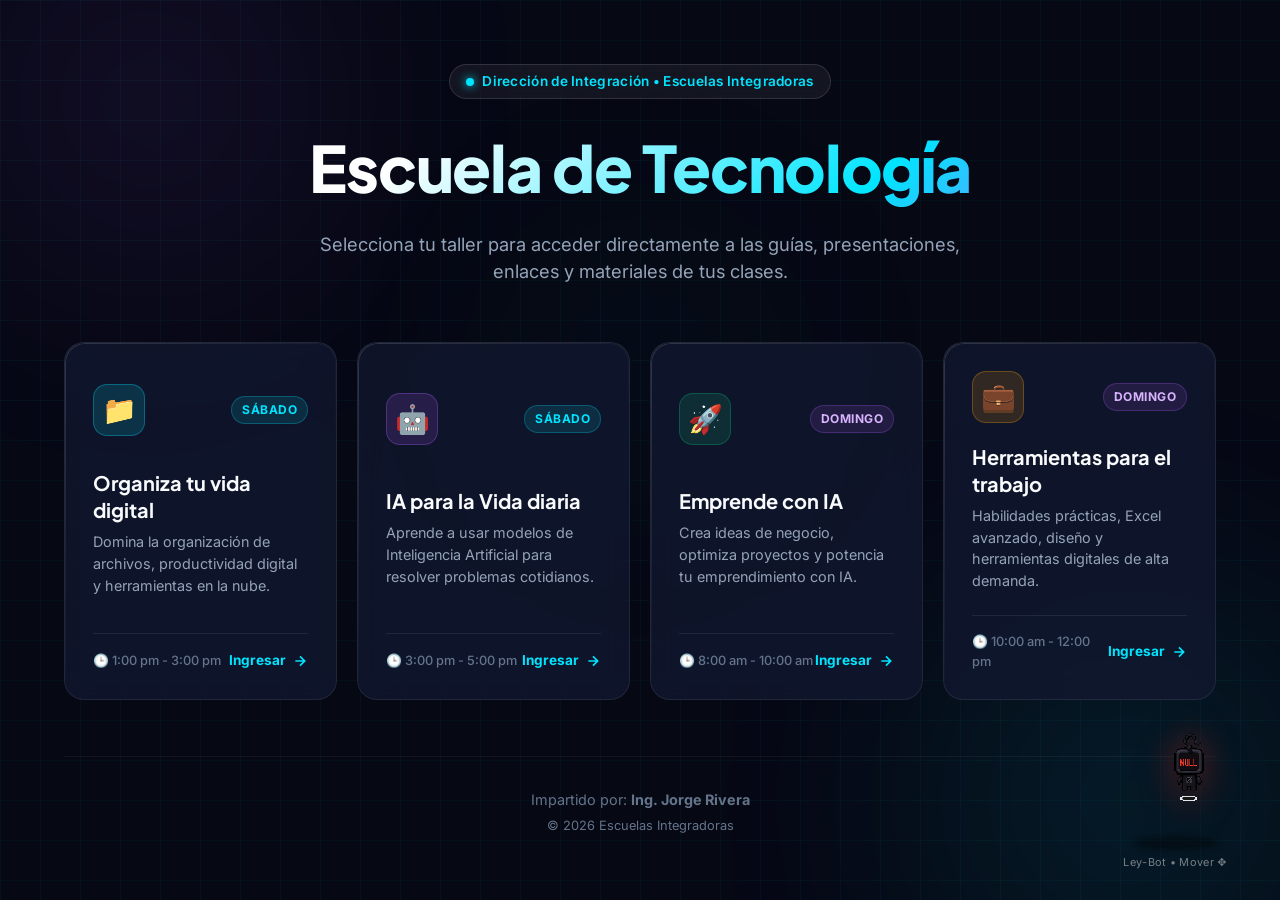
<file: index.html>
<!DOCTYPE html>
<html lang="es">
<head>
  <meta charset="UTF-8">
  <meta name="viewport" content="width=device-width, initial-scale=1.0">
  <meta http-equiv="refresh" content="0; url=EIQ/index.html">
  <title>Abriendo EIQ…</title>
  <script>window.location.replace('EIQ/index.html');</script>
</head>
<body>
  <p>Abriendo EIQ… Si no eres redirigido automáticamente, <a href="EIQ/index.html">entra aquí</a>.</p>
</body>
</html>
</file>
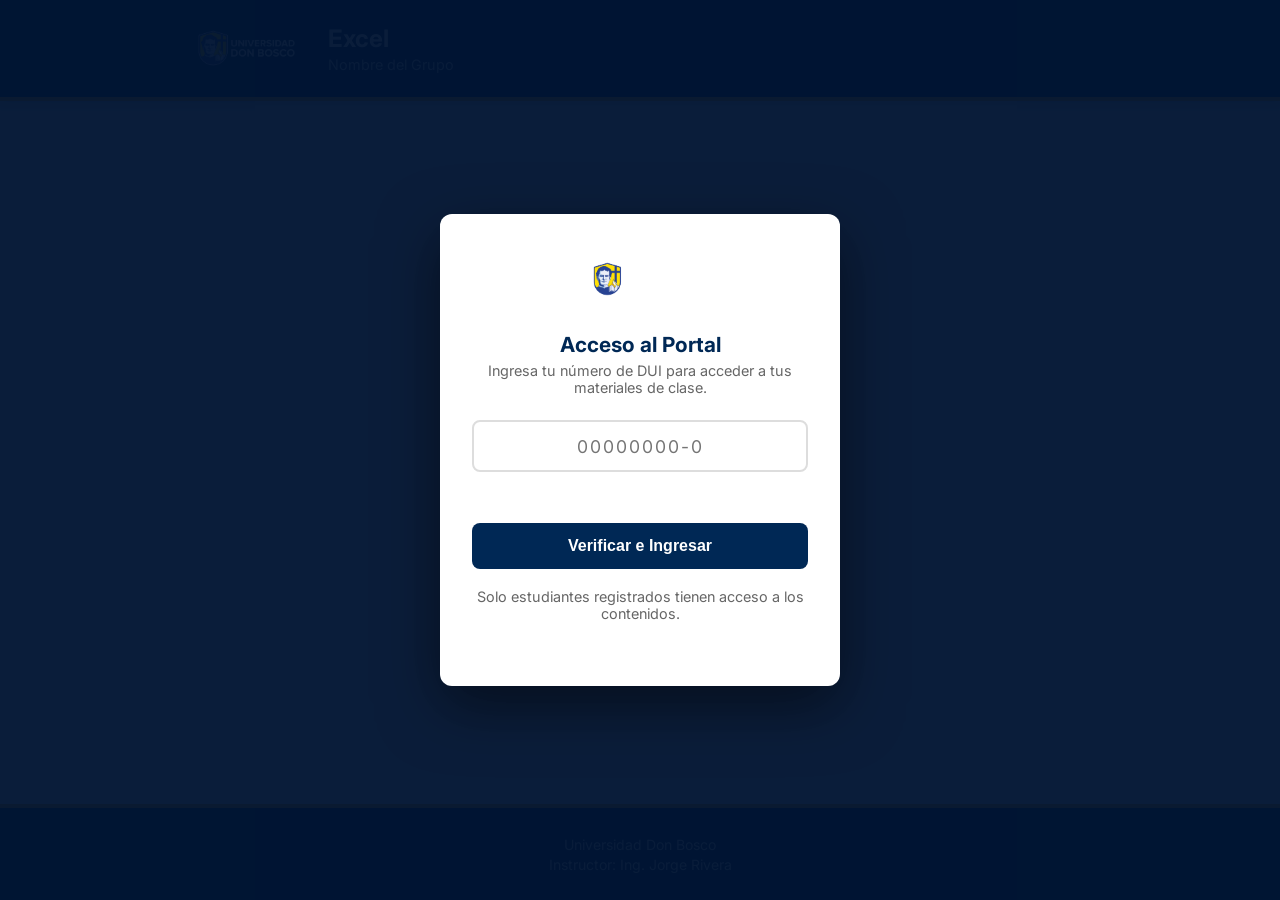
<file: _template/index.html>
<!DOCTYPE html>
<html lang="es">
<head>
  <meta charset="UTF-8">
  <meta name="viewport" content="width=device-width, initial-scale=1.0">
  <title>Portal de Curso</title>
  <link rel="icon" href="../../assets/img/Logo.png" type="image/png">
  <link rel="stylesheet" href="style.css">
  <link href="https://fonts.googleapis.com/css2?family=Inter:wght@400;600;700&display=swap" rel="stylesheet">
</head>
<body>

  <!-- Overlay de inicio de sesión con DUI -->
  <div id="login-overlay" class="login-overlay">
    <div class="login-box">
      <img id="login-logo" src="../../assets/img/UDB_horizontal fondo oscuro.png" alt="Logo">
      <h2>Acceso al Portal</h2>
      <p id="login-subtext">Ingresa tu número de DUI para acceder a tus materiales de clase.</p>
      <form id="login-form">
        <div class="login-input-wrap">
          <input type="text" id="dui-input" placeholder="00000000-0" maxlength="10" autocomplete="off" required>
        </div>
        <div id="login-error" class="login-error"></div>
        <button type="submit" class="login-btn">Verificar e Ingresar</button>
      </form>
      <p class="login-footer">Solo estudiantes registrados tienen acceso a los contenidos.</p>
    </div>
  </div>

  <header class="header">
    <div class="header-inner">
      <div class="header-left">
        <img id="header-logo" src="../../assets/img/UDB_horizontal fondo oscuro.png" alt="Logo" class="header-logo">
        <div class="header-text">
          <h1 id="tema-name">Curso</h1>
          <p id="grupo-name">Grupo</p>
        </div>
      </div>
      <div class="header-user" id="header-user" style="display:none;">
        <span id="user-dui-badge">DUI: ...</span>
        <button class="logout-btn" id="logout-btn" title="Cerrar sesión">Salir</button>
      </div>
    </div>
  </header>

  <main class="container">
    <div id="main-content"></div>
  </main>

  <footer class="footer">
    <p id="inst-name">Institución</p>
    <p>Instructor: <span id="prof-name">Instructor</span></p>
  </footer>

  <script src="data.js"></script>
  <script src="app.js"></script>
</body>
</html>
</file>
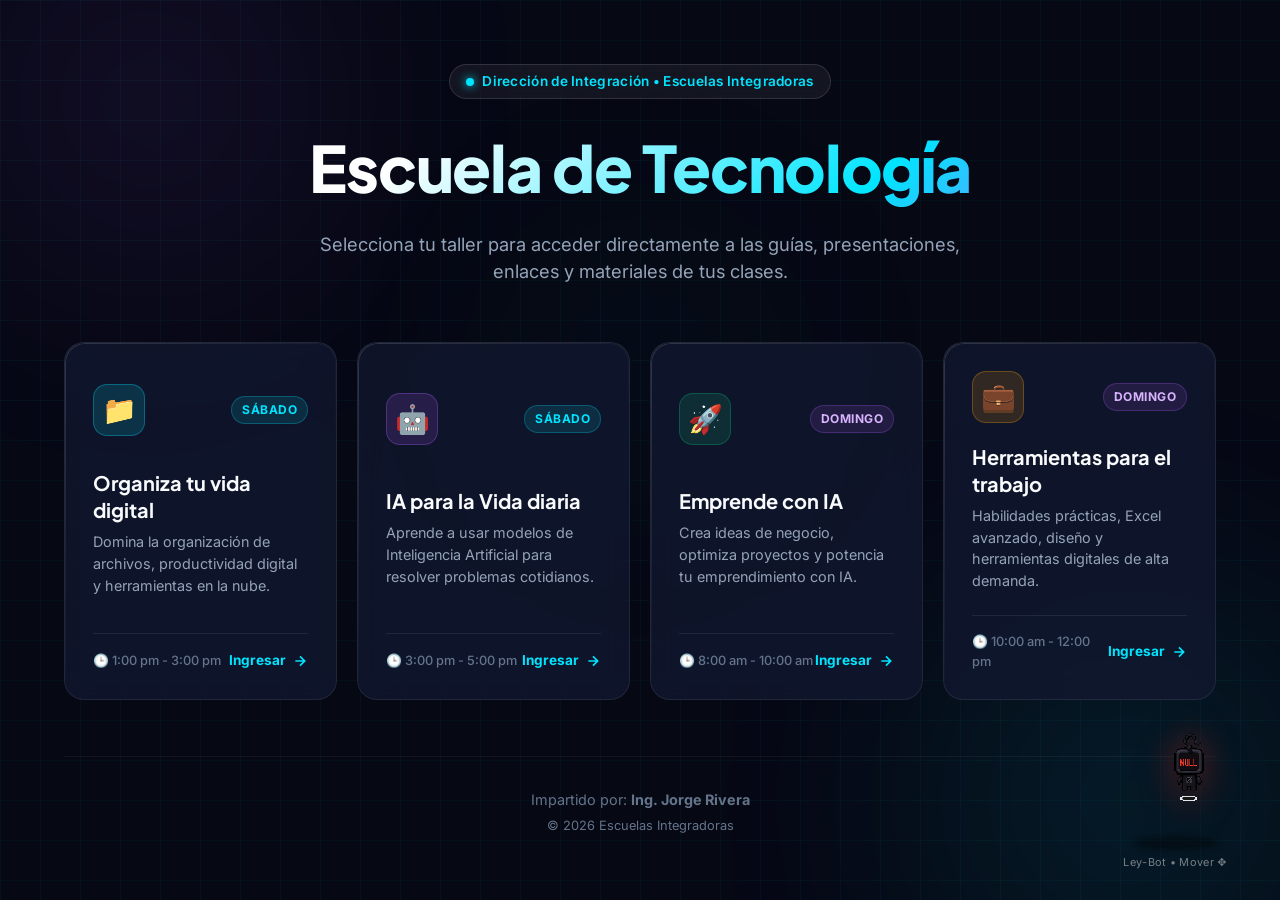
<file: EIQ/index.html>
<!DOCTYPE html>
<html lang="es">
<head>
  <meta charset="UTF-8">
  <meta name="viewport" content="width=device-width, initial-scale=1.0">
  <title>Escuela de Tecnología — Escuelas Integradoras</title>
  <link rel="preconnect" href="https://fonts.googleapis.com">
  <link rel="preconnect" href="https://fonts.gstatic.com" crossorigin>
  <link href="https://fonts.googleapis.com/css2?family=Plus+Jakarta+Sans:wght@400;500;600;700;800&family=Inter:wght@400;500;600;700&display=swap" rel="stylesheet">
  <link rel="stylesheet" href="style.css">
</head>
<body class="landing-page">

  <!-- Fondos dinámicos tecnológicos -->
  <div class="bg-grid"></div>
  <div class="glow-orb glow-orb-1"></div>
  <div class="glow-orb glow-orb-2"></div>
  <div class="glow-orb glow-orb-3"></div>

  <div class="landing-container">
    <header class="landing-header">
      <div class="institution-pill">
        <span class="pulse-dot"></span>
        Dirección de Integración • Escuelas Integradoras
      </div>
      <h1 class="landing-title">Escuela de Tecnología</h1>
      <p class="landing-subtitle">
        Selecciona tu taller para acceder directamente a las guías, presentaciones, enlaces y materiales de tus clases.
      </p>
    </header>

    <!-- Cuadrícula interactiva de Talleres: Cada tarjeta es un botón directo -->
    <div class="workshops-grid">

      <!-- Taller 1: Sábado -->
      <a href="portal.html?dia=sabado&taller=taller1" class="workshop-card" data-dia="sabado" data-taller="taller1">
        <div class="card-glow"></div>
        <div class="card-top">
          <div class="card-icon-wrap icon-cyan">
            <span class="icon">📁</span>
          </div>
          <span class="card-badge badge-sabado">Sábado</span>
        </div>
        <div class="card-body">
          <h3>Organiza tu vida digital</h3>
          <p class="card-desc">Domina la organización de archivos, productividad digital y herramientas en la nube.</p>
        </div>
        <div class="card-footer">
          <span class="time-tag">🕒 1:00 pm - 3:00 pm</span>
          <span class="btn-enter">
            <span>Ingresar</span>
            <svg class="arrow-icon" viewBox="0 0 24 24" fill="none" stroke="currentColor" stroke-width="2.5"><path d="M5 12h14M12 5l7 7-7 7"/></svg>
          </span>
        </div>
      </a>

      <!-- Taller 2: Sábado -->
      <a href="portal.html?dia=sabado&taller=taller2" class="workshop-card" data-dia="sabado" data-taller="taller2">
        <div class="card-glow"></div>
        <div class="card-top">
          <div class="card-icon-wrap icon-purple">
            <span class="icon">🤖</span>
          </div>
          <span class="card-badge badge-sabado">Sábado</span>
        </div>
        <div class="card-body">
          <h3>IA para la Vida diaria</h3>
          <p class="card-desc">Aprende a usar modelos de Inteligencia Artificial para resolver problemas cotidianos.</p>
        </div>
        <div class="card-footer">
          <span class="time-tag">🕒 3:00 pm - 5:00 pm</span>
          <span class="btn-enter">
            <span>Ingresar</span>
            <svg class="arrow-icon" viewBox="0 0 24 24" fill="none" stroke="currentColor" stroke-width="2.5"><path d="M5 12h14M12 5l7 7-7 7"/></svg>
          </span>
        </div>
      </a>

      <!-- Taller 1: Domingo -->
      <a href="portal.html?dia=domingo&taller=taller1" class="workshop-card" data-dia="domingo" data-taller="taller1">
        <div class="card-glow"></div>
        <div class="card-top">
          <div class="card-icon-wrap icon-emerald">
            <span class="icon">🚀</span>
          </div>
          <span class="card-badge badge-domingo">Domingo</span>
        </div>
        <div class="card-body">
          <h3>Emprende con IA</h3>
          <p class="card-desc">Crea ideas de negocio, optimiza proyectos y potencia tu emprendimiento con IA.</p>
        </div>
        <div class="card-footer">
          <span class="time-tag">🕒 8:00 am - 10:00 am</span>
          <span class="btn-enter">
            <span>Ingresar</span>
            <svg class="arrow-icon" viewBox="0 0 24 24" fill="none" stroke="currentColor" stroke-width="2.5"><path d="M5 12h14M12 5l7 7-7 7"/></svg>
          </span>
        </div>
      </a>

      <!-- Taller 2: Domingo -->
      <a href="portal.html?dia=domingo&taller=taller2" class="workshop-card" data-dia="domingo" data-taller="taller2">
        <div class="card-glow"></div>
        <div class="card-top">
          <div class="card-icon-wrap icon-amber">
            <span class="icon">💼</span>
          </div>
          <span class="card-badge badge-domingo">Domingo</span>
        </div>
        <div class="card-body">
          <h3>Herramientas para el trabajo</h3>
          <p class="card-desc">Habilidades prácticas, Excel avanzado, diseño y herramientas digitales de alta demanda.</p>
        </div>
        <div class="card-footer">
          <span class="time-tag">🕒 10:00 am - 12:00 pm</span>
          <span class="btn-enter">
            <span>Ingresar</span>
            <svg class="arrow-icon" viewBox="0 0 24 24" fill="none" stroke="currentColor" stroke-width="2.5"><path d="M5 12h14M12 5l7 7-7 7"/></svg>
          </span>
        </div>
      </a>

    </div>

    <footer class="landing-footer">
      <p>Impartido por: <strong>Ing. Jorge Rivera</strong></p>
      <div class="footer-links">
        <span>© 2026 Escuelas Integradoras</span>
      </div>
    </footer>
  </div>

  <!-- Mascota Interactiva flotante -->
  <script src="assets/js/mascota.js"></script>
</body>
</html>
</file>
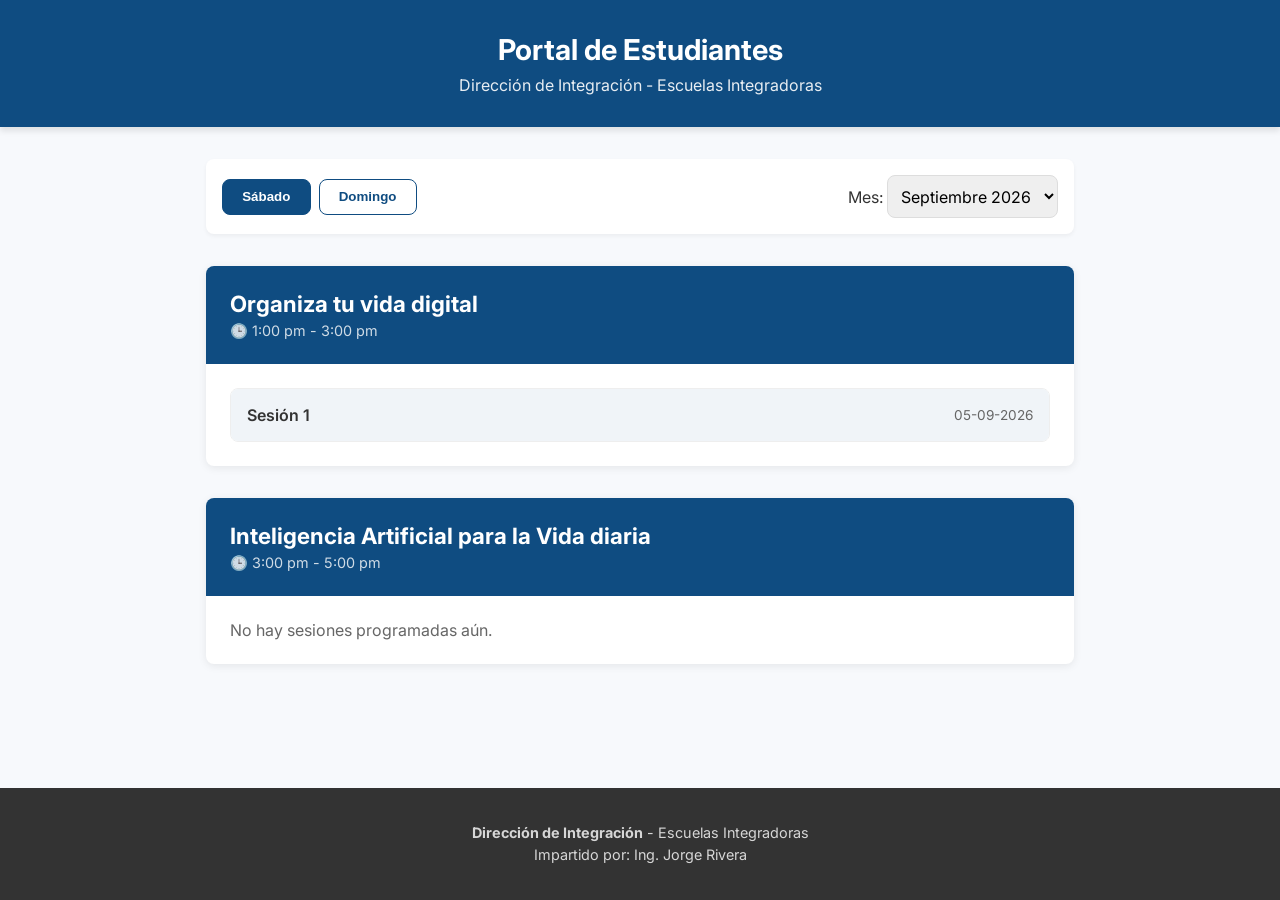
<file: escuelas-integradoras/index.html>
<!DOCTYPE html>
<html lang="es">
<head>
  <meta charset="UTF-8">
  <meta name="viewport" content="width=device-width, initial-scale=1.0">
  <title>Portal de Clases - Integración</title>
  <link rel="stylesheet" href="style.css">
  <link href="https://fonts.googleapis.com/css2?family=Inter:wght@400;600;700&display=swap" rel="stylesheet">
</head>
<body>

  <header class="header">
    <div class="header-content">
      <h1>Portal de Estudiantes</h1>
      <p id="institucion-name">Dirección de Integración</p>
    </div>
  </header>

  <main class="container">
    
    <div class="controls-section">
      <!-- Selección de Día -->
      <div class="day-selector" id="day-selector">
        <button class="btn-day active" data-dia="sabado">Sábado</button>
        <button class="btn-day" data-dia="domingo">Domingo</button>
      </div>

      <!-- Selección de Mes -->
      <div class="month-selector">
        <label for="mes-select">Mes:</label>
        <select id="mes-select">
          <!-- Se llena dinámicamente -->
        </select>
      </div>
    </div>

    <!-- Contenedor de los dos talleres del día seleccionado -->
    <div id="talleres-container" class="talleres-container">
      <!-- Se llenará dinámicamente con app.js -->
    </div>

  </main>

  <footer class="footer">
    <p><strong>Dirección de Integración</strong> - Escuelas Integradoras</p>
    <p>Impartido por: <span id="profesor-name">Ing. Jorge Rivera</span></p>
  </footer>

  <script src="data.js"></script>
  <script src="app.js"></script>
</body>
</html>
</file>
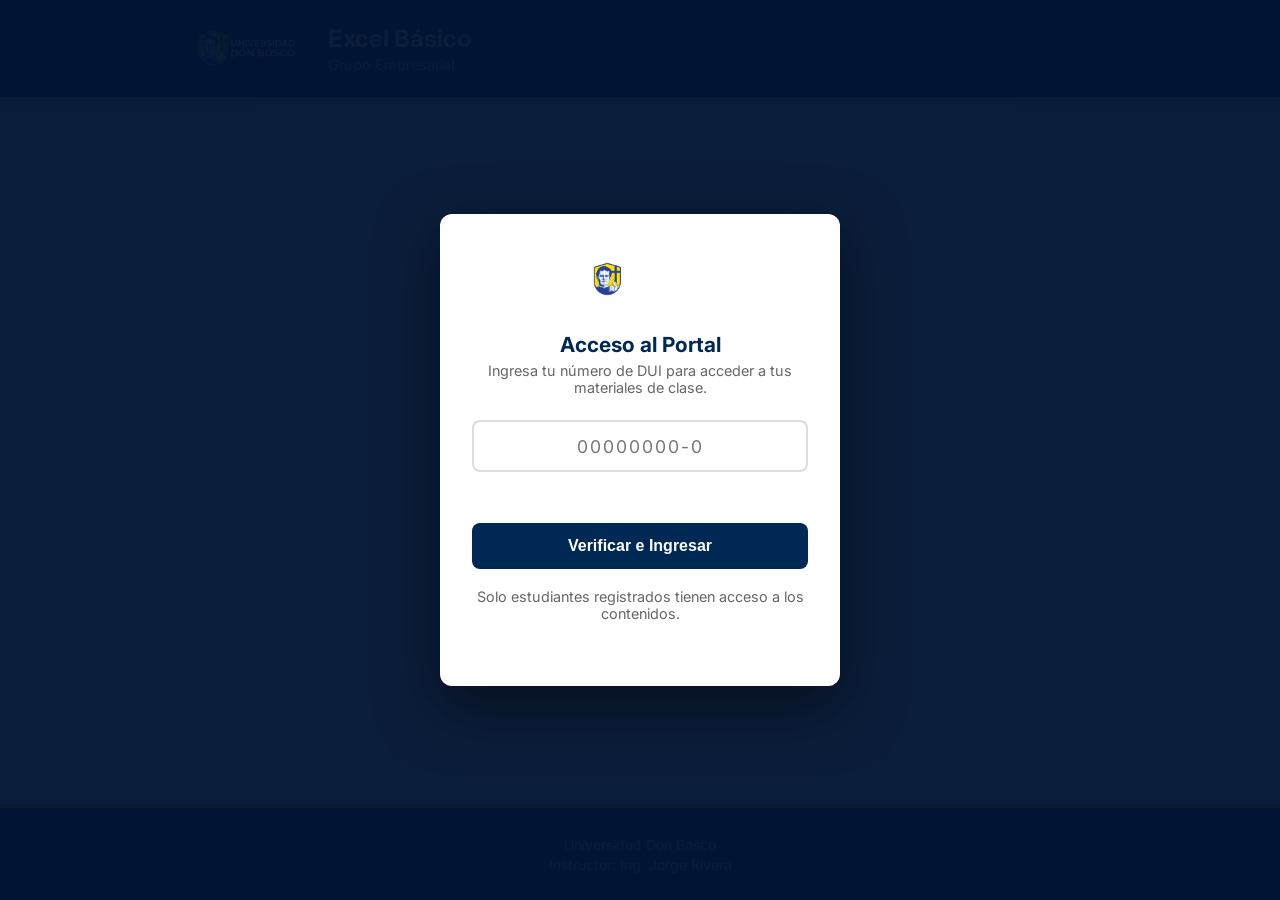
<file: cursos-excel/ExcelEmpresa1/index.html>
<!DOCTYPE html>
<html lang="es">
<head>
  <meta charset="UTF-8">
  <meta name="viewport" content="width=device-width, initial-scale=1.0">
  <title>Portal de Curso</title>
  <link rel="icon" href="../assets/img/Logo.png" type="image/png">
  <link rel="stylesheet" href="style.css">
  <link href="https://fonts.googleapis.com/css2?family=Inter:wght@400;600;700&display=swap" rel="stylesheet">
</head>
<body>

  <!-- Overlay de inicio de sesión con DUI -->
  <div id="login-overlay" class="login-overlay">
    <div class="login-box">
      <img id="login-logo" src="../assets/img/UDB_horizontal fondo oscuro.png" alt="Logo">
      <h2>Acceso al Portal</h2>
      <p id="login-subtext">Ingresa tu número de DUI para acceder a tus materiales de clase.</p>
      <form id="login-form">
        <div class="login-input-wrap">
          <input type="text" id="dui-input" placeholder="00000000-0" maxlength="10" autocomplete="off" required>
        </div>
        <div id="login-error" class="login-error"></div>
        <button type="submit" class="login-btn">Verificar e Ingresar</button>
      </form>
      <p class="login-footer">Solo estudiantes registrados tienen acceso a los contenidos.</p>
    </div>
  </div>

  <header class="header">
    <div class="header-inner">
      <div class="header-left">
        <img id="header-logo" src="../assets/img/UDB_horizontal fondo oscuro.png" alt="Logo" class="header-logo">
        <div class="header-text">
          <h1 id="tema-name">Curso</h1>
          <p id="grupo-name">Grupo</p>
        </div>
      </div>
      <div class="header-user" id="header-user" style="display:none;">
        <span id="user-dui-badge">DUI: ...</span>
        <button class="logout-btn" id="logout-btn" title="Cerrar sesión">Salir</button>
      </div>
    </div>
  </header>

  <main class="container">
    <div id="main-content"></div>
  </main>

  <footer class="footer">
    <p id="inst-name">Institución</p>
    <p>Instructor: <span id="prof-name">Instructor</span></p>
  </footer>

  <script src="data.js"></script>
  <script src="app.js"></script>
</body>
</html>
</file>
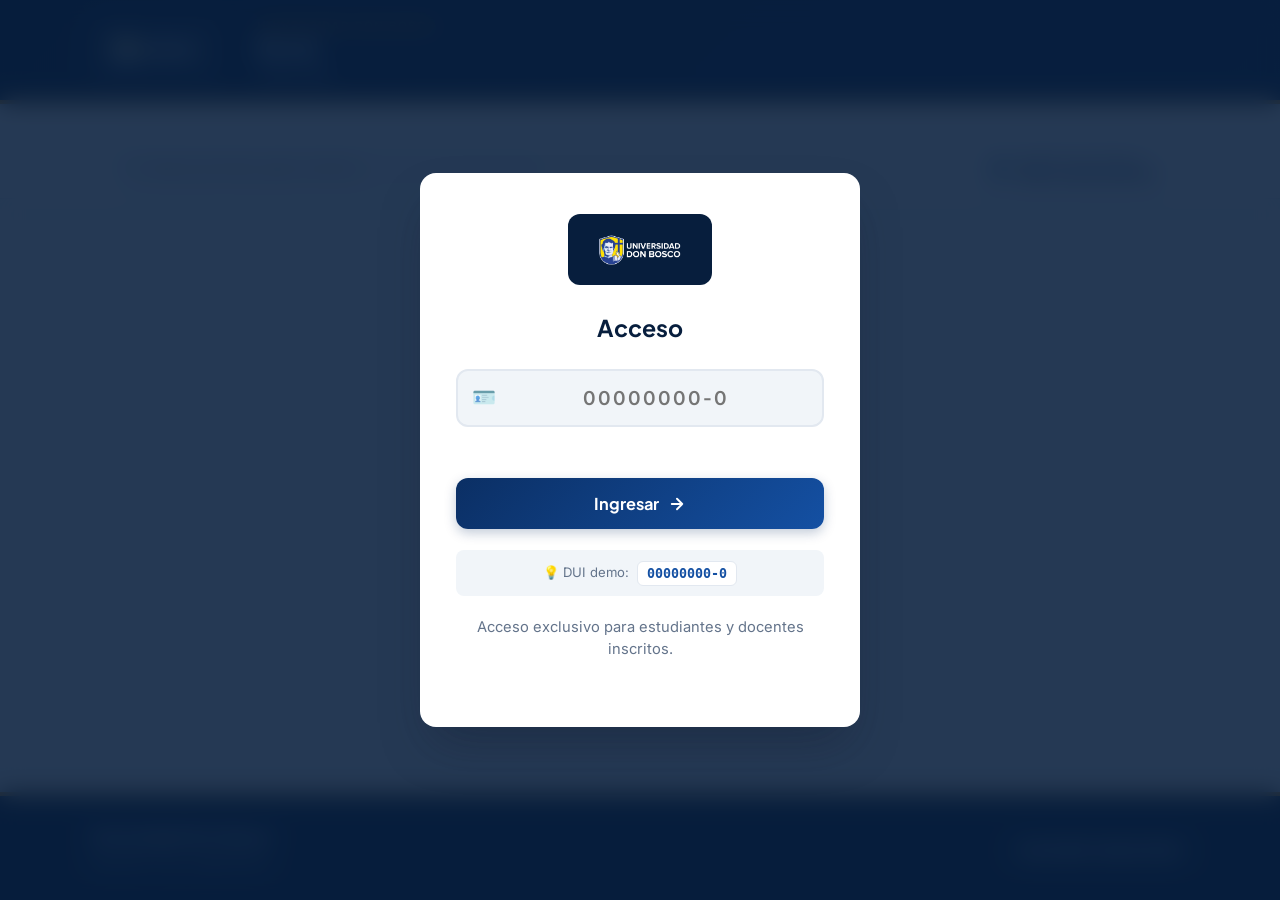
<file: cursos-excel/ExcelUDB-v2/index.html>
<!DOCTYPE html>
<html lang="es">
<head>
  <meta charset="UTF-8">
  <meta name="viewport" content="width=device-width, initial-scale=1.0">
  <title>Portal de Capacitación — Excel UDB</title>
  <link rel="icon" href="../assets/img/Logo.png" type="image/png">
  <link rel="preconnect" href="https://fonts.googleapis.com">
  <link rel="preconnect" href="https://fonts.gstatic.com" crossorigin>
  <link href="https://fonts.googleapis.com/css2?family=Plus+Jakarta+Sans:wght@400;500;600;700;800&family=Inter:wght@400;500;600;700&display=swap" rel="stylesheet">
  <link rel="stylesheet" href="style.css">
</head>
<body>

  <!-- Overlay de inicio de sesión con DUI -->
  <div id="login-overlay" class="login-overlay">
    <div class="login-box">
      <div class="login-header-logo">
        <img id="login-logo" src="../assets/img/UDB_horizontal fondo oscuro.png" alt="Universidad Don Bosco">
      </div>
      <h2>Acceso</h2>
      
      <form id="login-form">
        <div class="login-input-wrap">
          <span class="dui-icon">🪪</span>
          <input type="text" id="dui-input" placeholder="00000000-0" maxlength="10" autocomplete="off" required>
        </div>
        <div id="login-error" class="login-error"></div>
        <button type="submit" class="login-btn">
          <span>Ingresar</span>
          <svg width="18" height="18" viewBox="0 0 24 24" fill="none" stroke="currentColor" stroke-width="2.5" stroke-linecap="round" stroke-linejoin="round"><path d="M5 12h14M12 5l7 7-7 7"/></svg>
        </button>
      </form>
      
      <div class="login-demo-hint">
        <span>💡 DUI demo:</span>
        <button type="button" class="demo-dui-btn" id="demo-dui-btn">00000000-0</button>
      </div>

      <p class="login-footer">Acceso exclusivo para estudiantes y docentes inscritos.</p>
    </div>
  </div>

  <!-- Header Superior Principal -->
  <header class="header">
    <div class="header-inner">
      <div class="header-left">
        <div class="logo-wrapper">
          <img id="header-logo" src="../assets/img/UDB_horizontal fondo oscuro.png" alt="Universidad Don Bosco" class="header-logo">
        </div>
        <div class="header-divider"></div>
        <div class="header-text">
          <div class="header-tag" id="institucion-tag">Universidad Don Bosco</div>
          <h1 id="tema-name">Excel</h1>
          <p id="grupo-name">Grupo UDB</p>
        </div>
      </div>
      
      <div class="header-right">
        <div class="header-user" id="header-user" style="display:none;">
          <div class="user-avatar">🎓</div>
          <div class="user-details">
            <span class="user-label">Estudiante</span>
            <strong id="user-dui-badge">00000000-0</strong>
          </div>
          <button class="logout-btn" id="logout-btn" title="Cerrar sesión">
            <svg width="15" height="15" viewBox="0 0 24 24" fill="none" stroke="currentColor" stroke-width="2" stroke-linecap="round" stroke-linejoin="round"><path d="M9 21H5a2 2 0 0 1-2-2V5a2 2 0 0 1 2-2h4"/><polyline points="16 17 21 12 16 7"/><line x1="21" y1="12" x2="9" y2="12"/></svg>
            <span>Salir</span>
          </button>
        </div>
      </div>
    </div>
  </header>

  <!-- Navegación Amigable: Barra de Módulos (Tabs) + Filtros Integrados -->
  <nav class="nav-friendly-section" aria-label="Navegación de módulos">
    <div class="nav-friendly-inner">
      
      <!-- Contenedor de Pestañas de Módulos -->
      <div class="modules-tabs-wrapper">
        <div class="tabs-scroll-container" id="modules-tabs-bar">
          <!-- Se inyectan dinámicamente las pestañas amigables -->
        </div>
      </div>

      <!-- Barra de utilidad secundaria: Búsqueda y Orden amigable -->
      <div class="nav-secondary-bar">
        <!-- Buscador amigable -->
        <div class="search-friendly-box">
          <span class="search-icon">🔍</span>
          <input type="text" id="search-input" placeholder="Buscar por tema, guía o archivo...">
          <button id="search-clear" class="search-clear" style="display:none;" title="Limpiar búsqueda">✕</button>
        </div>

        <!-- Selector de orden interactivo -->
        <div class="nav-order-actions">
          <button id="order-toggle-btn" class="friendly-order-btn" title="Alternar orden de las sesiones">
            <span class="order-badge-icon" id="order-icon">⬇️</span>
            <span class="order-text-wrap">
              <small>Orden de sesiones</small>
              <strong id="order-label">Más reciente primero</strong>
            </span>
          </button>
        </div>
      </div>

    </div>
  </nav>

  <!-- Contenedor Principal -->
  <main class="container">
    <!-- Contenido inyectado dinámicamente -->
    <div id="main-content"></div>
  </main>

  <!-- Footer -->
  <footer class="footer">
    <div class="footer-inner">
      <div class="footer-left">
        <strong id="inst-name">Universidad Don Bosco</strong>
        <p>Instructor: <span id="prof-name">Ing. Jorge Rivera</span></p>
      </div>
      <div class="footer-right">
        <span class="footer-badge">Excel UDB · Edición 2026</span>
      </div>
    </div>
  </footer>

  <script src="data.js"></script>
  <script src="app.js"></script>
</body>
</html>
</file>
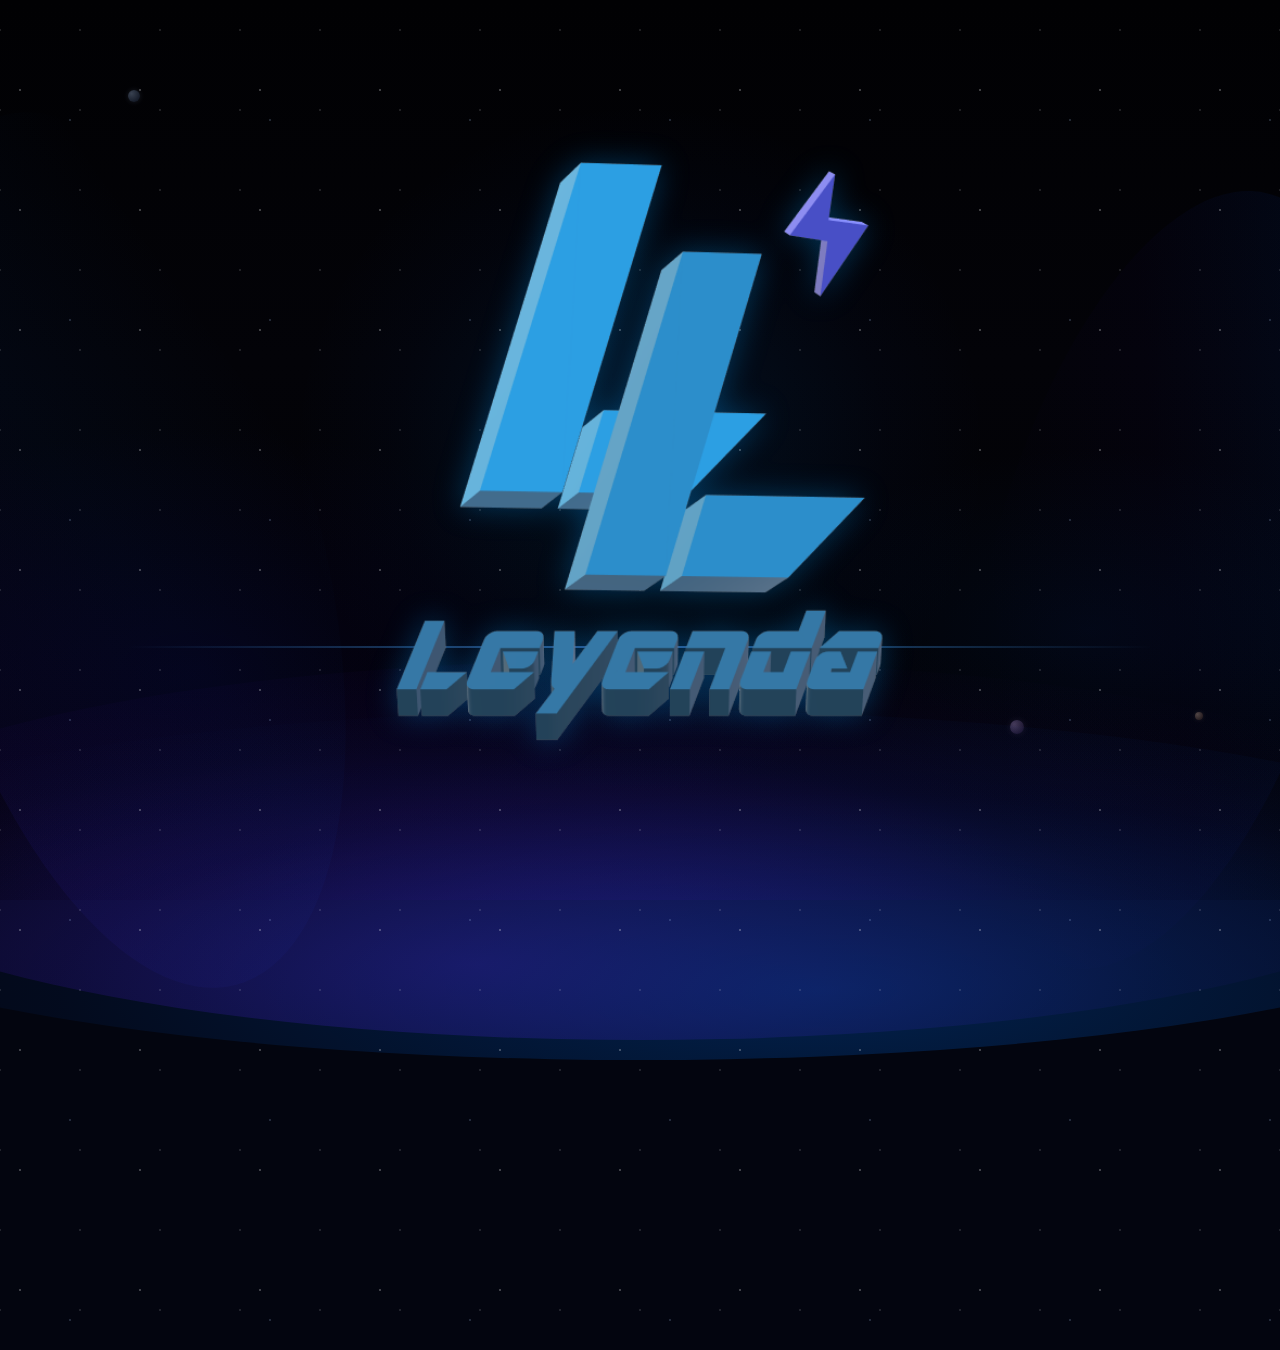
<file: Logo.html>
<!DOCTYPE html>
<html lang="es">
<head>
<meta charset="UTF-8">
<meta name="viewport" content="width=device-width, initial-scale=1.0">
<title>Leyenda</title>
<style>
*{margin:0;padding:0;box-sizing:border-box;}

body{
  position:relative;
  overflow:hidden;
  width:100vw;
  height:100vh;
  display:flex;
  justify-content:center;
  align-items:center;
  background: #03050f;
}

.bg-base{
  position:absolute;
  inset:0;
  background:
    radial-gradient(ellipse 80% 60% at 50% 110%,
      rgba(20,5,60,.7) 0%,
      rgba(5,2,20,.5) 45%,
      transparent 70%),
    radial-gradient(ellipse 60% 50% at 15% 75%,
      rgba(10,0,60,.3) 0%,
      transparent 55%),
    radial-gradient(ellipse 50% 40% at 85% 70%,
      rgba(0,30,80,.2) 0%,
      transparent 50%),
    linear-gradient(180deg,
      #010103 0%,
      #030308 40%,
      #010103 100%);
}

.stars{
  position:absolute;
  inset:-50%;
  width:200%;
  height:200%;
  background-image:
    radial-gradient(rgba(255,255,255,.8) 1px, transparent 1px),
    radial-gradient(rgba(255,255,255,.4) 1px, transparent 1px),
    radial-gradient(rgba(180,210,255,.6) 1px, transparent 1px);
  background-size:120px 120px, 80px 80px, 200px 200px;
  background-position: 0 0, 40px 40px, 10px 70px;
  opacity:.3;
  animation: spinStars 240s linear infinite;
  z-index: 1;
}

@keyframes spinStars {
  0% { transform: rotate(0deg); }
  100% { transform: rotate(360deg); }
}

.distant-world {
  position: absolute;
  border-radius: 50%;
}
.dw1 {
  width: 12px; height: 12px;
  top: 30%; left: 30%;
  background: radial-gradient(circle at 30% 30%, #b8d4ff, #1a2b4c);
  box-shadow: 0 0 5px rgba(184,212,255,0.4);
}
.dw2 {
  width: 8px; height: 8px;
  bottom: 35%; right: 28%;
  background: radial-gradient(circle at 30% 30%, #ffd8b8, #4c2b1a);
  box-shadow: 0 0 4px rgba(255,216,184,0.3);
}
.dw3 {
  width: 14px; height: 14px;
  top: 65%; right: 35%;
  background: radial-gradient(circle at 30% 30%, #d8b8ff, #2b1a4c);
  box-shadow: 0 0 6px rgba(216,184,255,0.3);
}

.glow-center{
  position:absolute;
  width:700px;
  height:700px;
  border-radius:50%;
  background:radial-gradient(circle,
    rgba(0,120,220,.12) 0%,
    rgba(0,60,180,.03) 50%,
    transparent 70%);
}

.wave-bottom-purple{
  position:absolute;
  width:130%;
  height:380px;
  left:-15%;
  bottom:-140px;
  border-radius:50%;
  background:radial-gradient(ellipse at 40% 80%,
    rgba(80,20,200,.35) 0%,
    rgba(50,10,140,.1) 50%,
    transparent 80%);
}

.wave-bottom-blue{
  position:absolute;
  width:140%;
  height:350px;
  right:-20%;
  bottom:-160px;
  border-radius:50%;
  background:radial-gradient(ellipse at 60% 80%,
    rgba(0,100,220,.3) 0%,
    rgba(0,60,160,.1) 50%,
    transparent 80%);
}

.beam-left{
  position:absolute;
  width:400px;
  height:900px;
  left:-80px;
  bottom:-100px;
  background: linear-gradient(70deg,
    rgba(40,20,140,.15) 0%,
    rgba(0,80,200,.05) 50%,
    transparent 80%);
  border-radius:50%;
  transform:rotate(-15deg);
}

.beam-right{
  position:absolute;
  width:350px;
  height:800px;
  right:-60px;
  bottom:-80px;
  background: linear-gradient(250deg,
    rgba(0,80,200,.12) 0%,
    rgba(30,0,140,.04) 50%,
    transparent 80%);
  border-radius:50%;
  transform:rotate(15deg);
}

.horizon{
  position:absolute;
  width:100%;
  height:2px;
  bottom:28%;
  left:0;
  background: linear-gradient(90deg,
    transparent 0%,
    rgba(0,120,220,.0) 10%,
    rgba(60,140,220,.35) 30%,
    rgba(100,160,255,.5) 50%,
    rgba(60,140,220,.35) 70%,
    rgba(0,120,220,.0) 90%,
    transparent 100%);
}

.shooting-star{
  position:absolute;
  height:1.5px;
  border-radius:999px;
  background:linear-gradient(90deg,
    rgba(255,255,255,0) 0%,
    rgba(180,220,255,.9) 50%,
    rgba(255,255,255,1) 80%,
    rgba(255,255,255,0) 100%);
  opacity:0;
  z-index:50;
}

.s1{
  width:220px;
  top:22%;
  left:-240px;
  transform:rotate(-18deg);
  animation:shoot1 7s ease-in-out 1.5s infinite;
}

.s2{
  width:160px;
  top:58%;
  left:-180px;
  transform:rotate(-12deg);
  animation:shoot1 7s ease-in-out 4.8s infinite;
}

.s3{
  width:180px;
  top:35%;
  left:-200px;
  transform:rotate(-15deg);
  animation:shoot1 9s ease-in-out 3.2s infinite;
}

.s4{
  width:140px;
  top:10%;
  right:-200px;
  transform:rotate(195deg);
  animation:shoot2 8s ease-in-out 5s infinite;
}

@keyframes shoot1{
  0%{opacity:0; transform:rotate(-18deg) translateX(0);}
  5%{opacity:1;}
  40%{opacity:0; transform:rotate(-18deg) translateX(130vw);}
  100%{opacity:0; transform:rotate(-18deg) translateX(130vw);}
}

@keyframes shoot2{
  0%{opacity:0; transform:rotate(195deg) translateX(0);}
  5%{opacity:1;}
  40%{opacity:0; transform:rotate(195deg) translateX(130vw);}
  100%{opacity:0; transform:rotate(195deg) translateX(130vw);}
}

.logo{
  position:relative;
  z-index:100;
  width:700px;
  max-width:82vw;
  filter: drop-shadow(0 0 15px rgba(0,160,255,.3));
}
</style>
</head>
<body>

  <div class="bg-base"></div>
  <div class="stars">
    <div class="distant-world dw1"></div>
    <div class="distant-world dw2"></div>
    <div class="distant-world dw3"></div>
  </div>

  <div class="beam-left"></div>
  <div class="beam-right"></div>

  <div class="wave-bottom-purple"></div>
  <div class="wave-bottom-blue"></div>

  <div class="glow-center"></div>
  <div class="shooting-star s1"></div>
  <div class="shooting-star s2"></div>
  <div class="shooting-star s3"></div>
  <div class="shooting-star s4"></div>
  <div class="horizon"></div>

  <img
    src="cursos-excel/assets/img/Logo.png"
    class="logo"
    alt="Leyenda">

</body>
</html>
</file>
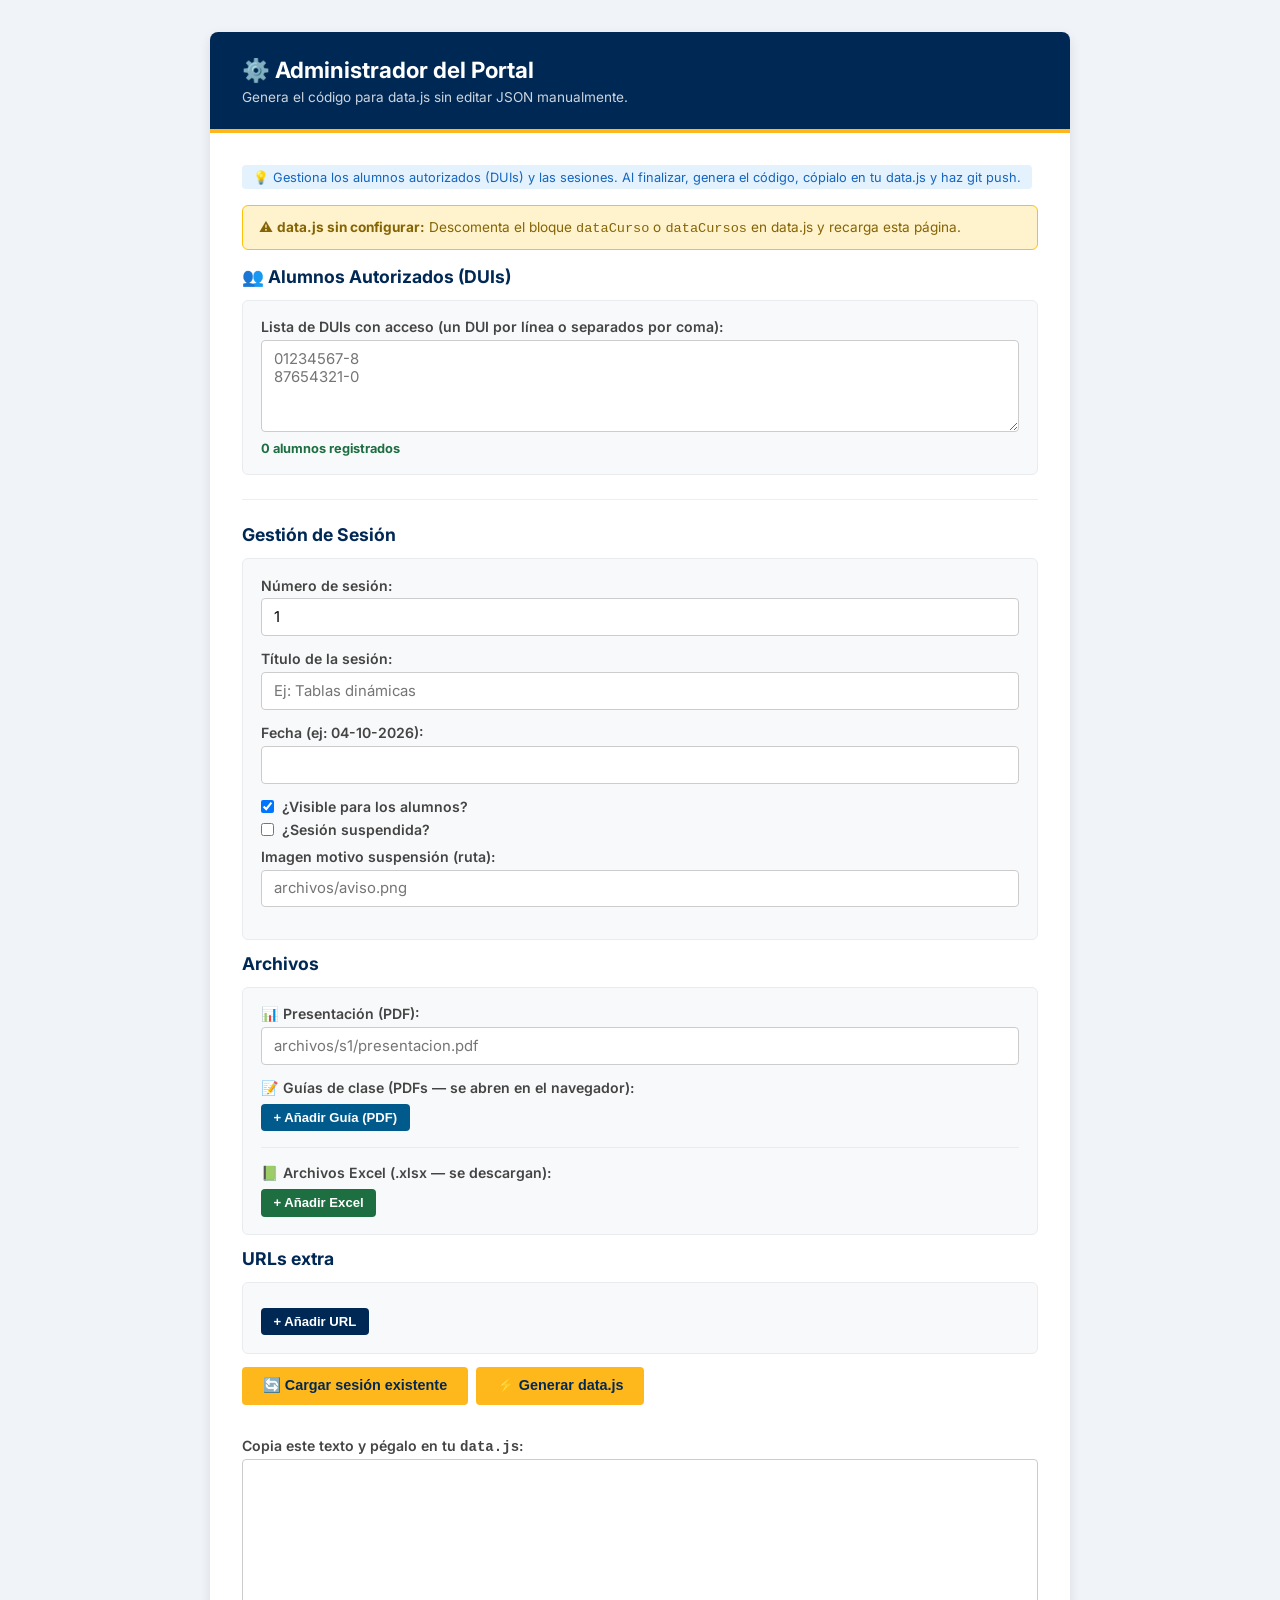
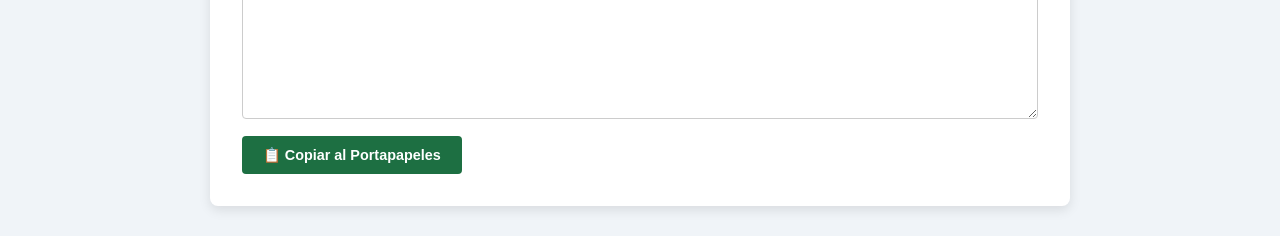
<file: _template/admin.html>
<!DOCTYPE html>
<html lang="es">
<head>
  <meta charset="UTF-8">
  <title>Admin — Curso</title>
  <link href="https://fonts.googleapis.com/css2?family=Inter:wght@400;600;700&display=swap" rel="stylesheet">
  <style>
    :root { --blue:#002855; --gold:#FFB81C; --green:#1D6F42; }
    *{margin:0;padding:0;box-sizing:border-box;}
    body{font-family:'Inter',sans-serif;background:#f0f4f8;padding:2rem;color:#333;}
    .wrap{max-width:860px;margin:0 auto;background:#fff;border-radius:8px;overflow:hidden;box-shadow:0 4px 12px rgba(0,0,0,.1);}
    .top{background:var(--blue);color:#fff;padding:1.5rem 2rem;border-bottom:4px solid var(--gold);}
    .top h1{font-size:1.4rem;} .top p{font-size:.85rem;opacity:.8;margin-top:.3rem;}
    .body{padding:2rem;}
    h2{color:var(--blue);margin-bottom:.8rem;font-size:1.1rem;}
    hr{border:0;border-top:1px solid #eee;margin:1.5rem 0;}
    .fg{margin-bottom:.9rem;}
    label{display:block;font-weight:600;font-size:.88rem;margin-bottom:.3rem;color:#444;}
    input,select,textarea{width:100%;padding:.55rem .8rem;border:1px solid #ccc;border-radius:4px;font-family:inherit;font-size:.93rem;}
    input:focus,select:focus,textarea:focus{border-color:var(--blue);outline:none;}
    .chk{display:flex;align-items:center;gap:.5rem;margin:.4rem 0;}
    .chk input{width:auto;}
    .btn{background:var(--blue);color:#fff;border:none;padding:.65rem 1.3rem;border-radius:4px;cursor:pointer;font-weight:600;font-size:.9rem;transition:background .2s;}
    .btn:hover{background:#003f80;} .btn.green{background:var(--green);} .btn.green:hover{background:#155230;}
    .btn.gold{background:var(--gold);color:var(--blue);} .btn.gold:hover{background:#e0a300;}
    .btn.sm{padding:.38rem .8rem;font-size:.82rem;}
    .btn.red{background:#e53e3e;} .btn.red:hover{background:#c53030;}
    .row-item{display:flex;gap:.5rem;margin-bottom:.5rem;}
    .row-item input{flex:1;}
    .box{background:#f8f9fa;border:1px solid #e9ecef;border-radius:6px;padding:1.1rem;margin-bottom:.8rem;}
    .info{display:inline-block;background:#e3f2fd;color:#1565c0;padding:.3rem .7rem;border-radius:4px;font-size:.8rem;margin-bottom:1rem;}
    .result{margin-top:2rem;}
    .result textarea{height:260px;font-family:monospace;font-size:.83rem;resize:vertical;}
    .btn-row{display:flex;gap:.5rem;flex-wrap:wrap;margin-top:.8rem;}
    .mode-tag{display:inline-block;padding:.25rem .7rem;border-radius:12px;font-size:.78rem;font-weight:700;margin-bottom:1rem;}
    .mode-tag.single{background:#e3f2fd;color:#1565c0;}
    .mode-tag.multi{background:#e8f5e9;color:var(--green);}
    .curso-item{border:1px solid #ddd;border-radius:6px;padding:.8rem 1rem;margin-bottom:.5rem;cursor:pointer;transition:background .2s;}
    .curso-item:hover,.curso-item.selected{background:#e3f2fd;border-color:#90caf9;}
    .curso-item .ci-title{font-weight:600;font-size:.9rem;}
    .curso-item .ci-estado{font-size:.78rem;color:#666;}
    .hidden{display:none;}
    .dui-counter{display:inline-block;font-size:0.8rem;color:var(--green);font-weight:700;margin-top:0.3rem;}
  </style>
</head>
<body>
<div class="wrap">
  <div class="top">
    <h1>⚙️ Administrador del Portal</h1>
    <p id="admin-desc">Genera el código para data.js sin editar JSON manualmente.</p>
  </div>
  <div class="body">

    <div class="info">💡 Gestiona los alumnos autorizados (DUIs) y las sesiones. Al finalizar, genera el código, cópialo en tu data.js y haz git push.</div>

    <div id="mode-indicator"></div>

    <!-- PANEL MULTI: seleccionar curso -->
    <div id="multi-panel" class="hidden">
      <h2>Selecciona el Curso / Submódulo</h2>
      <div id="curso-list-admin"></div>
      <hr>
    </div>

    <!-- GESTIÓN DE DUIS -->
    <h2>👥 Alumnos Autorizados (DUIs) <span id="dui-curso-nombre" style="font-size:0.9rem; color:#666; font-weight:normal;"></span></h2>
    <div class="box">
      <label>Lista de DUIs con acceso (un DUI por línea o separados por coma):</label>
      <textarea id="duis-input" rows="4" placeholder="01234567-8&#10;87654321-0"></textarea>
      <div class="dui-counter" id="dui-count">0 alumnos registrados</div>
    </div>

    <hr>

    <h2>Gestión de Sesión</h2>
    <div class="box">
      <div class="fg">
        <label>Número de sesión:</label>
        <input type="number" id="s-id" value="1" min="1">
      </div>
      <div class="fg">
        <label>Título de la sesión:</label>
        <input type="text" id="s-titulo" placeholder="Ej: Tablas dinámicas">
      </div>
      <div class="fg">
        <label>Fecha (ej: 04-10-2026):</label>
        <input type="text" id="s-fecha">
      </div>
      <div class="chk">
        <input type="checkbox" id="s-disp" checked>
        <label for="s-disp" style="margin:0;">¿Visible para los alumnos?</label>
      </div>
      <div class="chk">
        <input type="checkbox" id="s-susp">
        <label for="s-susp" style="margin:0;">¿Sesión suspendida?</label>
      </div>
      <div class="fg" style="margin-top:.6rem;">
        <label>Imagen motivo suspensión (ruta):</label>
        <input type="text" id="s-motivo" placeholder="archivos/aviso.png">
      </div>
    </div>

    <h2>Archivos</h2>
    <div class="box">
      <div class="fg">
        <label>📊 Presentación (PDF):</label>
        <input type="text" id="s-pres" placeholder="archivos/s1/presentacion.pdf">
      </div>
      <label>📝 Guías de clase (PDFs — se abren en el navegador):</label>
      <div id="guia-list" style="margin:.5rem 0;"></div>
      <button class="btn sm" style="background:#005A8C;" onclick="addRow('guia-list','guia')">+ Añadir Guía (PDF)</button>
      <hr style="margin: 1rem 0; border:0; border-top:1px solid #e9ecef;">
      <label>📗 Archivos Excel (.xlsx — se descargan):</label>
      <div id="excel-list" style="margin:.5rem 0;"></div>
      <button class="btn green sm" onclick="addRow('excel-list','excel')">+ Añadir Excel</button>
    </div>

    <h2>URLs extra</h2>
    <div class="box">
      <div id="url-list" style="margin-bottom:.5rem;"></div>
      <button class="btn sm" onclick="addRow('url-list','url')">+ Añadir URL</button>
    </div>

    <div class="btn-row">
      <button class="btn gold" onclick="cargarSesion()">🔄 Cargar sesión existente</button>
      <button class="btn gold" onclick="generarCodigo()">⚡ Generar data.js</button>
    </div>

    <div class="result">
      <label>Copia este texto y pégalo en tu <code>data.js</code>:</label>
      <textarea id="result-code" readonly></textarea>
      <div class="btn-row">
        <button class="btn green" onclick="copiar()">📋 Copiar al Portapapeles</button>
      </div>
    </div>

  </div>
</div>

<script src="data.js"></script>
<script>
  const isSingle = typeof dataCurso !== "undefined";
  const isMulti  = typeof dataCursos !== "undefined";
  let selectedCursoIdx = 0;

  // ── Indicator
  const modeDiv = document.getElementById("mode-indicator");
  if (isSingle)      modeDiv.innerHTML = `<span class="mode-tag single">MODO: Curso único</span>`;
  else if (isMulti)  modeDiv.innerHTML = `<span class="mode-tag multi">MODO: Múltiples cursos</span>`;
  else               modeDiv.innerHTML = `<div style="background:#fff3cd;border:1px solid #ffc107;color:#856404;border-radius:6px;padding:.8rem 1rem;font-size:.85rem;margin-bottom:1rem;">⚠️ <strong>data.js sin configurar:</strong> Descomenta el bloque <code>dataCurso</code> o <code>dataCursos</code> en data.js y recarga esta página.</div>`;

  // ── Multi: listar cursos para seleccionar
  if (isMulti) {
    document.getElementById("multi-panel").classList.remove("hidden");
    const cl = document.getElementById("curso-list-admin");
    dataCursos.forEach((c, i) => {
      const div = document.createElement("div");
      div.className = "curso-item" + (i === 0 ? " selected" : "");
      div.id = `ci-${i}`;
      div.innerHTML = `<div class="ci-title">${c.titulo}</div><div class="ci-estado">${c.estado} · ${(c.duis || []).length} alumnos</div>`;
      div.addEventListener("click", () => {
        // Guardar DUIs del curso anterior antes de cambiar
        guardarDuisEnMemoria();
        document.querySelectorAll(".curso-item").forEach(x => x.classList.remove("selected"));
        div.classList.add("selected");
        selectedCursoIdx = i;
        cargarDuisDeCursoActual();
        cargarSesion();
      });
      cl.appendChild(div);
    });
  }

  // ── Gestión de DUIs
  const duisInput = document.getElementById("duis-input");
  const duiCount  = document.getElementById("dui-count");

  function parseDuisText(text) {
    if (!text) return [];
    return text
      .split(/[\n,;]+/)
      .map(s => s.trim())
      .filter(s => s.length > 0);
  }

  function updateDuiCount() {
    const list = parseDuisText(duisInput.value);
    duiCount.textContent = `${list.length} alumnos registrados`;
  }
  duisInput.addEventListener("input", updateDuiCount);

  function cargarDuisDeCursoActual() {
    if (isSingle) {
      duisInput.value = (dataCurso.duis || []).join("\n");
      document.getElementById("dui-curso-nombre").textContent = `(${dataCurso.titulo})`;
    } else if (isMulti) {
      const c = dataCursos[selectedCursoIdx];
      duisInput.value = (c.duis || []).join("\n");
      document.getElementById("dui-curso-nombre").textContent = `(${c.titulo})`;
    }
    updateDuiCount();
  }

  function guardarDuisEnMemoria() {
    const arr = parseDuisText(duisInput.value);
    if (isSingle) {
      dataCurso.duis = arr;
    } else if (isMulti) {
      dataCursos[selectedCursoIdx].duis = arr;
      const ci = document.getElementById(`ci-${selectedCursoIdx}`);
      if (ci) {
        ci.querySelector(".ci-estado").textContent = `${dataCursos[selectedCursoIdx].estado} · ${arr.length} alumnos`;
      }
    }
  }

  // Cargar DUIs iniciales
  cargarDuisDeCursoActual();

  // ── Rows dinámicos
  function addRow(containerId, tipo, vals = {}) {
    const div = document.createElement("div");
    div.className = "row-item";
    if (tipo === "excel") {
      div.innerHTML = `
        <input type="text" placeholder="Nombre visible (ej: Ejercicio 1)" class="xl-nombre" value="${vals.nombre||''}">
        <input type="text" placeholder="archivos/s1/ejercicio.xlsx" class="xl-ruta" value="${vals.ruta||''}">
        <button class="btn red sm" onclick="this.parentElement.remove()">✕</button>`;
    } else if (tipo === "guia") {
      div.innerHTML = `
        <input type="text" placeholder="Nombre visible (ej: Guía de clase)" class="g-nombre" value="${vals.nombre||''}">
        <input type="text" placeholder="archivos/s1/guia.pdf" class="g-ruta" value="${vals.ruta||''}">
        <button class="btn red sm" onclick="this.parentElement.remove()">✕</button>`;
    } else {
      div.innerHTML = `
        <input type="text" placeholder="Título" class="u-nombre" value="${vals.nombre||''}">
        <input type="text" placeholder="https://..." class="u-link" value="${vals.link||''}">
        <button class="btn red sm" onclick="this.parentElement.remove()">✕</button>`;
    }
    document.getElementById(containerId).appendChild(div);
  }

  // ── Cargar sesión existente en el form
  function cargarSesion() {
    const id = parseInt(document.getElementById("s-id").value);
    let sesiones = [];
    if (isSingle) sesiones = dataCurso.sesiones || [];
    if (isMulti)  sesiones = dataCursos[selectedCursoIdx].sesiones || [];

    const s = sesiones.find(x => x.id === id);
    limpiarSesion();
    if (!s) { return; }

    document.getElementById("s-titulo").value = s.titulo || "";
    document.getElementById("s-fecha").value  = s.fecha  || "";
    document.getElementById("s-disp").checked = s.disponible !== false;
    document.getElementById("s-susp").checked = s.suspendida || false;
    document.getElementById("s-motivo").value  = s.motivo_suspension_img || "";
    document.getElementById("s-pres").value   = s.presentacion || "";

    // Cargar guías (array de guias o campo guia singular previo)
    if (Array.isArray(s.guias)) {
      s.guias.forEach(g => {
        if (typeof g === "string") addRow("guia-list", "guia", { nombre: "Guía de clase", ruta: g });
        else addRow("guia-list", "guia", g);
      });
    } else if (s.guia) {
      addRow("guia-list", "guia", { nombre: "Guía de clase", ruta: s.guia });
    }

    (s.archivosExcel || []).forEach(a => addRow("excel-list","excel", a));
    (s.urls || []).forEach(u => addRow("url-list","url", u));
  }

  function limpiarSesion() {
    ["s-titulo","s-fecha","s-motivo","s-pres"].forEach(id => document.getElementById(id).value = "");
    document.getElementById("s-disp").checked = true;
    document.getElementById("s-susp").checked = false;
    document.getElementById("guia-list").innerHTML = "";
    document.getElementById("excel-list").innerHTML = "";
    document.getElementById("url-list").innerHTML = "";
  }

  // Cambiar ID de sesión auto-carga datos si existen
  document.getElementById("s-id").addEventListener("input", cargarSesion);
  document.getElementById("s-id").addEventListener("change", cargarSesion);

  // Cargar sesión inicial
  cargarSesion();

  // ── Generar código
  function generarCodigo() {
    if (!isSingle && !isMulti) {
      alert("⚠️ data.js no está configurado. Descomenta dataCurso o dataCursos y recarga la página.");
      return;
    }
    guardarDuisEnMemoria();

    const id     = parseInt(document.getElementById("s-id").value);
    const guiasFiles = [...document.querySelectorAll("#guia-list .row-item")].map(r => ({
      nombre: r.querySelector(".g-nombre").value.trim() || "Guía de clase",
      ruta:   r.querySelector(".g-ruta").value.trim()
    })).filter(g => g.ruta);

    const nuevaS = {
      id,
      titulo: document.getElementById("s-titulo").value,
      fecha:  document.getElementById("s-fecha").value,
      disponible: document.getElementById("s-disp").checked,
      suspendida: document.getElementById("s-susp").checked,
      motivo_suspension_img: document.getElementById("s-motivo").value,
      presentacion: document.getElementById("s-pres").value,
      guias: guiasFiles,
      archivosExcel: [...document.querySelectorAll("#excel-list .row-item")].map(r => ({
        nombre: r.querySelector(".xl-nombre").value.trim() || "Archivo Excel",
        ruta:   r.querySelector(".xl-ruta").value.trim()
      })).filter(a => a.ruta),
      urls: [...document.querySelectorAll("#url-list .row-item")].map(r => ({
        nombre: r.querySelector(".u-nombre").value.trim(),
        link:   r.querySelector(".u-link").value.trim()
      })).filter(u => u.link)
    };

    let code = "";
    const cfgStr = `const appConfig = ${JSON.stringify(appConfig, null, 2)};\n\n`;

    if (isSingle) {
      const newData = JSON.parse(JSON.stringify(dataCurso));
      newData.duis = parseDuisText(duisInput.value);
      upsertSesion(newData.sesiones, nuevaS);
      code = cfgStr + `const dataCurso = ${JSON.stringify(newData, null, 2)};`;
    }

    if (isMulti) {
      const newData = JSON.parse(JSON.stringify(dataCursos));
      newData[selectedCursoIdx].duis = parseDuisText(duisInput.value);
      upsertSesion(newData[selectedCursoIdx].sesiones, nuevaS);
      code = cfgStr + `const dataCursos = ${JSON.stringify(newData, null, 2)};`;
    }

    document.getElementById("result-code").value = code;
  }

  function upsertSesion(arr, s) {
    const idx = arr.findIndex(x => x.id === s.id);
    if (idx >= 0) arr[idx] = s;
    else { arr.push(s); arr.sort((a,b) => a.id - b.id); }
  }

  function copiar() {
    const t = document.getElementById("result-code");
    t.select();
    document.execCommand("copy");
    alert("¡Copiado! Pégalo en data.js y haz git push.");
  }
</script>
</body>
</html>
</file>
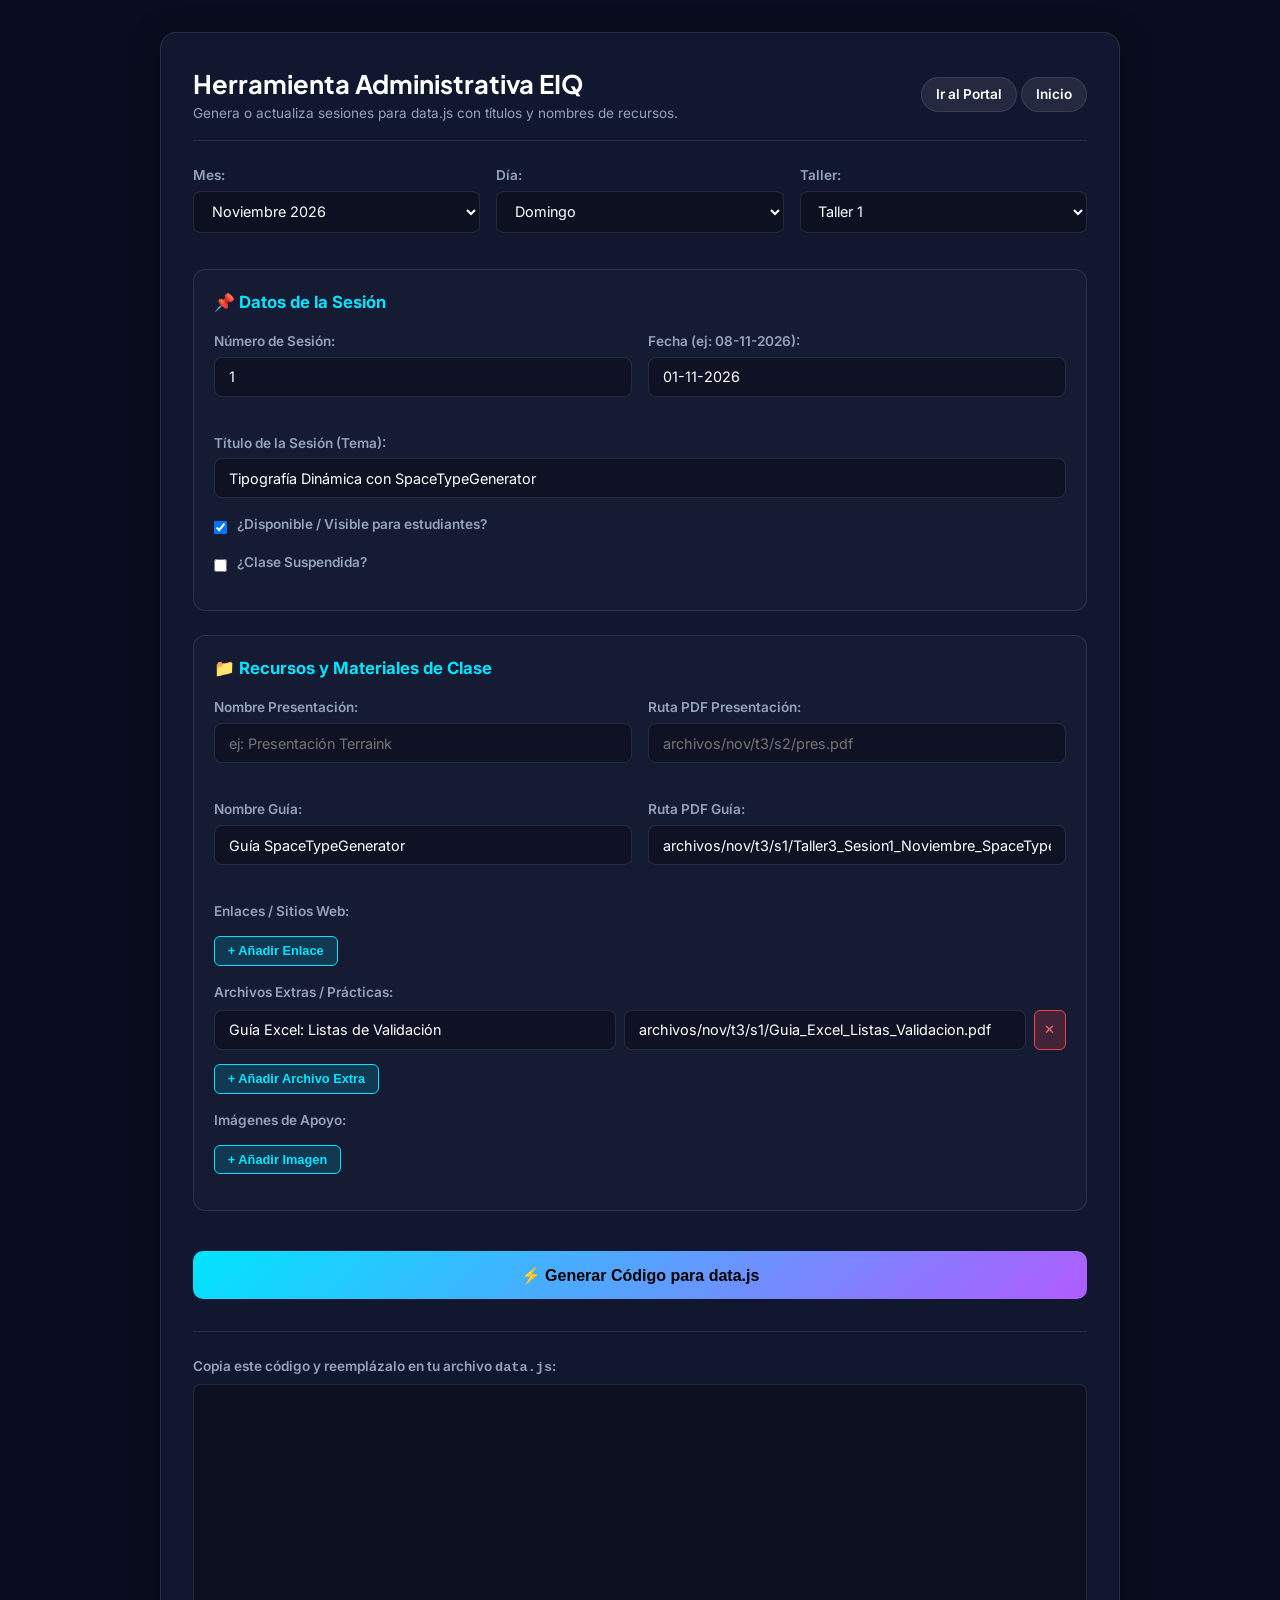
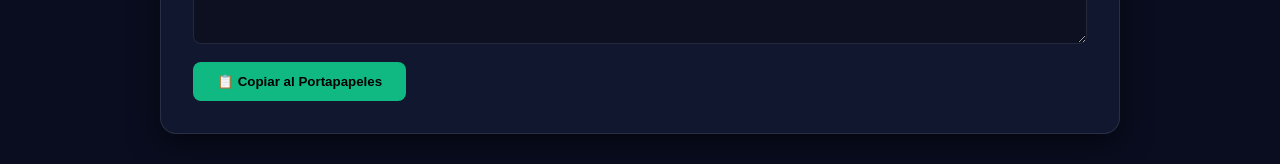
<file: EIQ/admin.html>
<!DOCTYPE html>
<html lang="es">
<head>
  <meta charset="UTF-8">
  <meta name="viewport" content="width=device-width, initial-scale=1.0">
  <title>Admin - Generador de Código EIQ</title>
  <link rel="preconnect" href="https://fonts.googleapis.com">
  <link rel="preconnect" href="https://fonts.gstatic.com" crossorigin>
  <link href="https://fonts.googleapis.com/css2?family=Plus+Jakarta+Sans:wght@500;600;700&family=Inter:wght@400;500;600&display=swap" rel="stylesheet">
  <style>
    :root {
      --primary: #00e5ff;
      --secondary: #b05cff;
      --bg: #090d1f;
      --card: #121730;
      --border: rgba(255,255,255,0.1);
      --text: #f8fafc;
      --text-muted: #94a3b8;
    }
    * { box-sizing: border-box; margin: 0; padding: 0; }
    body { font-family: 'Inter', sans-serif; background: var(--bg); color: var(--text); padding: 2rem 1rem; line-height: 1.5; }
    .container { max-width: 960px; margin: 0 auto; background: var(--card); padding: 2rem; border-radius: 16px; border: 1px solid var(--border); box-shadow: 0 10px 30px rgba(0,0,0,0.5); }
    
    .admin-header { display: flex; justify-content: space-between; align-items: center; margin-bottom: 1.5rem; border-bottom: 1px solid var(--border); padding-bottom: 1rem; }
    h1 { font-family: 'Plus Jakarta Sans', sans-serif; font-size: 1.6rem; color: #fff; }
    .btn-nav-home { display: inline-flex; align-items: center; gap: 6px; padding: 6px 14px; background: rgba(255,255,255,0.08); border: 1px solid var(--border); border-radius: 20px; color: #fff; text-decoration: none; font-size: 0.85rem; font-weight: 600; }
    .btn-nav-home:hover { background: var(--primary); color: #000; }

    .form-row { display: grid; grid-template-columns: repeat(auto-fit, minmax(200px, 1fr)); gap: 1rem; margin-bottom: 1.25rem; }
    .form-group { margin-bottom: 1rem; }
    label { display: block; font-size: 0.85rem; font-weight: 600; color: var(--text-muted); margin-bottom: 0.35rem; }
    input, select, textarea { width: 100%; padding: 0.65rem 0.85rem; background: rgba(0,0,0,0.3); border: 1px solid var(--border); border-radius: 8px; color: #fff; font-family: inherit; font-size: 0.9rem; }
    input:focus, select:focus, textarea:focus { border-color: var(--primary); outline: none; }

    .section-box { background: rgba(255,255,255,0.02); border: 1px solid var(--border); padding: 1.25rem; border-radius: 12px; margin-bottom: 1.5rem; }
    .section-title { font-size: 1.05rem; font-weight: 700; color: var(--primary); margin-bottom: 1rem; display: flex; align-items: center; gap: 8px; }

    .checkbox-group { display: flex; align-items: center; gap: 0.6rem; margin-bottom: 0.75rem; }
    .checkbox-group input { width: auto; }

    .dynamic-list { margin-top: 0.5rem; }
    .dynamic-row { display: grid; grid-template-columns: 1fr 1fr auto; gap: 0.5rem; margin-bottom: 0.5rem; }
    .btn-add { padding: 0.4rem 0.8rem; background: rgba(0, 229, 255, 0.15); border: 1px solid var(--primary); color: var(--primary); border-radius: 6px; cursor: pointer; font-size: 0.8rem; font-weight: 600; margin-top: 0.4rem; }
    .btn-add:hover { background: var(--primary); color: #000; }
    .btn-del { background: rgba(239, 68, 68, 0.2); border: 1px solid #ef4444; color: #f87171; border-radius: 6px; padding: 0 0.6rem; cursor: pointer; }

    .btn-primary { width: 100%; padding: 0.9rem; background: linear-gradient(135deg, var(--primary), var(--secondary)); border: none; border-radius: 10px; color: #000; font-weight: 700; font-size: 1rem; cursor: pointer; margin-top: 1rem; }
    .btn-primary:hover { opacity: 0.95; }

    .result { margin-top: 2rem; border-top: 1px solid var(--border); padding-top: 1.5rem; }
    textarea#result-code { height: 260px; font-family: monospace; font-size: 0.85rem; }
    .btn-copy { background: #10b981; color: #000; border: none; padding: 0.75rem 1.5rem; border-radius: 8px; font-weight: 700; cursor: pointer; margin-top: 0.75rem; }
  </style>
</head>
<body>

  <div class="container">
    <div class="admin-header">
      <div>
        <h1>Herramienta Administrativa EIQ</h1>
        <p style="color:var(--text-muted); font-size:0.85rem;">Genera o actualiza sesiones para data.js con títulos y nombres de recursos.</p>
      </div>
      <div>
        <a href="portal.html" class="btn-nav-home">Ir al Portal</a>
        <a href="index.html" class="btn-nav-home">Inicio</a>
      </div>
    </div>

    <!-- Selección de Contexto -->
    <div class="form-row">
      <div class="form-group">
        <label>Mes:</label>
        <select id="admin-mes">
          <option value="septiembre-2026">Septiembre 2026</option>
          <option value="octubre-2026">Octubre 2026</option>
          <option value="noviembre-2026" selected>Noviembre 2026</option>
        </select>
      </div>
      <div class="form-group">
        <label>Día:</label>
        <select id="admin-dia">
          <option value="sabado">Sábado</option>
          <option value="domingo" selected>Domingo</option>
        </select>
      </div>
      <div class="form-group">
        <label>Taller:</label>
        <select id="admin-taller">
          <option value="taller1">Taller 1</option>
          <option value="taller2">Taller 2</option>
        </select>
      </div>
    </div>

    <!-- Datos de la Sesión -->
    <div class="section-box">
      <div class="section-title">📌 Datos de la Sesión</div>

      <div class="form-row">
        <div class="form-group">
          <label>Número de Sesión:</label>
          <input type="number" id="s-num" value="1" min="1">
        </div>
        <div class="form-group">
          <label>Fecha (ej: 08-11-2026):</label>
          <input type="text" id="s-fecha" placeholder="DD-MM-YYYY">
        </div>
      </div>

      <div class="form-group">
        <label>Título de la Sesión (Tema):</label>
        <input type="text" id="s-titulo" placeholder="ej: Generación de Terrenos con Terraink">
      </div>

      <div class="checkbox-group">
        <input type="checkbox" id="s-disponible" checked>
        <label for="s-disponible">¿Disponible / Visible para estudiantes?</label>
      </div>

      <div class="checkbox-group">
        <input type="checkbox" id="s-suspendida">
        <label for="s-suspendida">¿Clase Suspendida?</label>
      </div>

      <div class="form-group" id="wrap-motivo" style="display:none;">
        <label>Ruta Imagen Aviso (si está suspendida):</label>
        <input type="text" id="s-motivo" placeholder="archivos/aviso.png">
      </div>
    </div>

    <!-- Materiales y Recursos con Nombre -->
    <div class="section-box">
      <div class="section-title">📁 Recursos y Materiales de Clase</div>

      <!-- Presentación -->
      <div class="form-row">
        <div class="form-group">
          <label>Nombre Presentación:</label>
          <input type="text" id="s-pres-nombre" placeholder="ej: Presentación Terraink">
        </div>
        <div class="form-group">
          <label>Ruta PDF Presentación:</label>
          <input type="text" id="s-pres-link" placeholder="archivos/nov/t3/s2/pres.pdf">
        </div>
      </div>

      <!-- Guía -->
      <div class="form-row">
        <div class="form-group">
          <label>Nombre Guía:</label>
          <input type="text" id="s-guia-nombre" placeholder="ej: Guía de Clase Terraink">
        </div>
        <div class="form-group">
          <label>Ruta PDF Guía:</label>
          <input type="text" id="s-guia-link" placeholder="archivos/nov/t3/s2/guia.pdf">
        </div>
      </div>

      <!-- URLs -->
      <div class="form-group">
        <label>Enlaces / Sitios Web:</label>
        <div id="urls-list" class="dynamic-list"></div>
        <button type="button" class="btn-add" onclick="addUrlRow()">+ Añadir Enlace</button>
      </div>

      <!-- Extras -->
      <div class="form-group" style="margin-top:1rem;">
        <label>Archivos Extras / Prácticas:</label>
        <div id="extras-list" class="dynamic-list"></div>
        <button type="button" class="btn-add" onclick="addExtraRow()">+ Añadir Archivo Extra</button>
      </div>

      <!-- Imágenes -->
      <div class="form-group" style="margin-top:1rem;">
        <label>Imágenes de Apoyo:</label>
        <div id="img-list" class="dynamic-list"></div>
        <button type="button" class="btn-add" onclick="addImgRow()">+ Añadir Imagen</button>
      </div>
    </div>

    <button class="btn-primary" onclick="generarCodigo()">⚡ Generar Código para data.js</button>

    <div class="result">
      <label>Copia este código y reemplázalo en tu archivo <code>data.js</code>:</label>
      <textarea id="result-code" readonly></textarea>
      <button class="btn-copy" onclick="copiarCodigo()">📋 Copiar al Portapapeles</button>
    </div>
  </div>

  <script src="data.js"></script>
  <script>
    document.getElementById("s-suspendida").addEventListener("change", (e) => {
      document.getElementById("wrap-motivo").style.display = e.target.checked ? "block" : "none";
    });

    function addUrlRow(nombre = "", link = "") {
      const div = document.createElement("div");
      div.className = "dynamic-row";
      div.innerHTML = `
        <input type="text" placeholder="Nombre (ej: ChatGPT)" class="u-name" value="${nombre}">
        <input type="text" placeholder="https://..." class="u-link" value="${link}">
        <button type="button" class="btn-del" onclick="this.parentElement.remove()">✕</button>
      `;
      document.getElementById("urls-list").appendChild(div);
    }

    function addExtraRow(nombre = "", link = "") {
      const div = document.createElement("div");
      div.className = "dynamic-row";
      div.innerHTML = `
        <input type="text" placeholder="Nombre (ej: Guía Excel SmartArt)" class="e-name" value="${nombre}">
        <input type="text" placeholder="archivos/..." class="e-link" value="${link}">
        <button type="button" class="btn-del" onclick="this.parentElement.remove()">✕</button>
      `;
      document.getElementById("extras-list").appendChild(div);
    }

    function addImgRow(nombre = "", link = "") {
      const div = document.createElement("div");
      div.className = "dynamic-row";
      div.innerHTML = `
        <input type="text" placeholder="Nombre (ej: Diagrama de flujo)" class="i-name" value="${nombre}">
        <input type="text" placeholder="archivos/..." class="i-link" value="${link}">
        <button type="button" class="btn-del" onclick="this.parentElement.remove()">✕</button>
      `;
      document.getElementById("img-list").appendChild(div);
    }

    function parseItem(val) {
      if (!val) return { nombre: "", link: "" };
      if (typeof val === 'object') return { nombre: val.nombre || "", link: val.link || "" };
      return { nombre: "", link: val };
    }

    function cargarDatos() {
      const mes = document.getElementById("admin-mes").value;
      const dia = document.getElementById("admin-dia").value;
      const taller = document.getElementById("admin-taller").value;
      const num = parseInt(document.getElementById("s-num").value) || 1;

      // Limpiar listas
      document.getElementById("urls-list").innerHTML = "";
      document.getElementById("extras-list").innerHTML = "";
      document.getElementById("img-list").innerHTML = "";

      if (dataClases[mes] && dataClases[mes][dia] && dataClases[mes][dia][taller]) {
        const sesion = dataClases[mes][dia][taller].sesiones.find(s => s.sesion === num);
        if (sesion) {
          document.getElementById("s-titulo").value = sesion.titulo || "";
          document.getElementById("s-fecha").value = sesion.fecha || "";
          document.getElementById("s-disponible").checked = sesion.disponible !== false;
          document.getElementById("s-suspendida").checked = sesion.suspendida || false;
          document.getElementById("s-motivo").value = sesion.motivo_suspension_img || "";
          document.getElementById("wrap-motivo").style.display = sesion.suspendida ? "block" : "none";

          const pres = parseItem(sesion.presentacion);
          document.getElementById("s-pres-nombre").value = pres.nombre;
          document.getElementById("s-pres-link").value = pres.link;

          const guia = parseItem(sesion.guia);
          document.getElementById("s-guia-nombre").value = guia.nombre;
          document.getElementById("s-guia-link").value = guia.link;

          if (Array.isArray(sesion.urls)) {
            sesion.urls.forEach(u => {
              const p = parseItem(u);
              addUrlRow(p.nombre, p.link);
            });
          }

          if (Array.isArray(sesion.extras)) {
            sesion.extras.forEach(e => {
              const p = parseItem(e);
              addExtraRow(p.nombre, p.link);
            });
          }

          if (Array.isArray(sesion.imagenes)) {
            sesion.imagenes.forEach(i => {
              const p = parseItem(i);
              addImgRow(p.nombre, p.link);
            });
          }
          return;
        }
      }

      // Si no existe, reiniciar campos
      document.getElementById("s-titulo").value = "";
      document.getElementById("s-fecha").value = "";
      document.getElementById("s-disponible").checked = true;
      document.getElementById("s-suspendida").checked = false;
      document.getElementById("wrap-motivo").style.display = "none";
      document.getElementById("s-motivo").value = "";
      document.getElementById("s-pres-nombre").value = "";
      document.getElementById("s-pres-link").value = "";
      document.getElementById("s-guia-nombre").value = "";
      document.getElementById("s-guia-link").value = "";
    }

    ["admin-mes", "admin-dia", "admin-taller", "s-num"].forEach(id => {
      document.getElementById(id).addEventListener("change", cargarDatos);
    });

    document.addEventListener("DOMContentLoaded", cargarDatos);

    function generarCodigo() {
      const newData = JSON.parse(JSON.stringify(dataClases));
      const mes = document.getElementById("admin-mes").value;
      const dia = document.getElementById("admin-dia").value;
      const taller = document.getElementById("admin-taller").value;
      const num = parseInt(document.getElementById("s-num").value) || 1;

      if (!newData[mes]) newData[mes] = {};
      if (!newData[mes][dia]) newData[mes][dia] = {};
      if (!newData[mes][dia][taller]) {
        newData[mes][dia][taller] = {
          nombre: "Nuevo Taller",
          horario: "Horario por definir",
          sesiones: []
        };
      }

      const presLink = document.getElementById("s-pres-link").value.trim();
      const presNombre = document.getElementById("s-pres-nombre").value.trim();
      const presObj = presLink ? (presNombre ? { nombre: presNombre, link: presLink } : presLink) : "";

      const guiaLink = document.getElementById("s-guia-link").value.trim();
      const guiaNombre = document.getElementById("s-guia-nombre").value.trim();
      const guiaObj = guiaLink ? (guiaNombre ? { nombre: guiaNombre, link: guiaLink } : guiaLink) : "";

      const urls = [];
      document.querySelectorAll("#urls-list .dynamic-row").forEach(r => {
        const n = r.querySelector(".u-name").value.trim();
        const l = r.querySelector(".u-link").value.trim();
        if (l) urls.push({ nombre: n || "Sitio Web", link: l });
      });

      const extras = [];
      document.querySelectorAll("#extras-list .dynamic-row").forEach(r => {
        const n = r.querySelector(".e-name").value.trim();
        const l = r.querySelector(".e-link").value.trim();
        if (l) extras.push({ nombre: n || "Archivo Extra", link: l });
      });

      const imagenes = [];
      document.querySelectorAll("#img-list .dynamic-row").forEach(r => {
        const n = r.querySelector(".i-name").value.trim();
        const l = r.querySelector(".i-link").value.trim();
        if (l) imagenes.push({ nombre: n || "Imagen de Apoyo", link: l });
      });

      const nuevaSesion = {
        sesion: num,
        titulo: document.getElementById("s-titulo").value.trim(),
        fecha: document.getElementById("s-fecha").value.trim(),
        disponible: document.getElementById("s-disponible").checked,
        suspendida: document.getElementById("s-suspendida").checked,
        motivo_suspension_img: document.getElementById("s-motivo").value.trim(),
        presentacion: presObj,
        guia: guiaObj,
        urls: urls,
        imagenes: imagenes,
        extras: extras
      };

      const sesiones = newData[mes][dia][taller].sesiones;
      const idx = sesiones.findIndex(s => s.sesion === num);
      if (idx >= 0) {
        sesiones[idx] = nuevaSesion;
      } else {
        sesiones.push(nuevaSesion);
      }
      sesiones.sort((a,b) => a.sesion - b.sesion);

      const configStr = `const appConfig = ${JSON.stringify(appConfig, null, 2)};\n\n`;
      const dataStr = `const dataClases = ${JSON.stringify(newData, null, 2)};\n`;

      document.getElementById("result-code").value = configStr + dataStr;
    }

    function copiarCodigo() {
      const ta = document.getElementById("result-code");
      ta.select();
      document.execCommand("copy");
      alert("¡Código copiado! Pégalo dentro de EIQ/data.js para aplicar los cambios.");
    }
  </script>
</body>
</html>
</file>
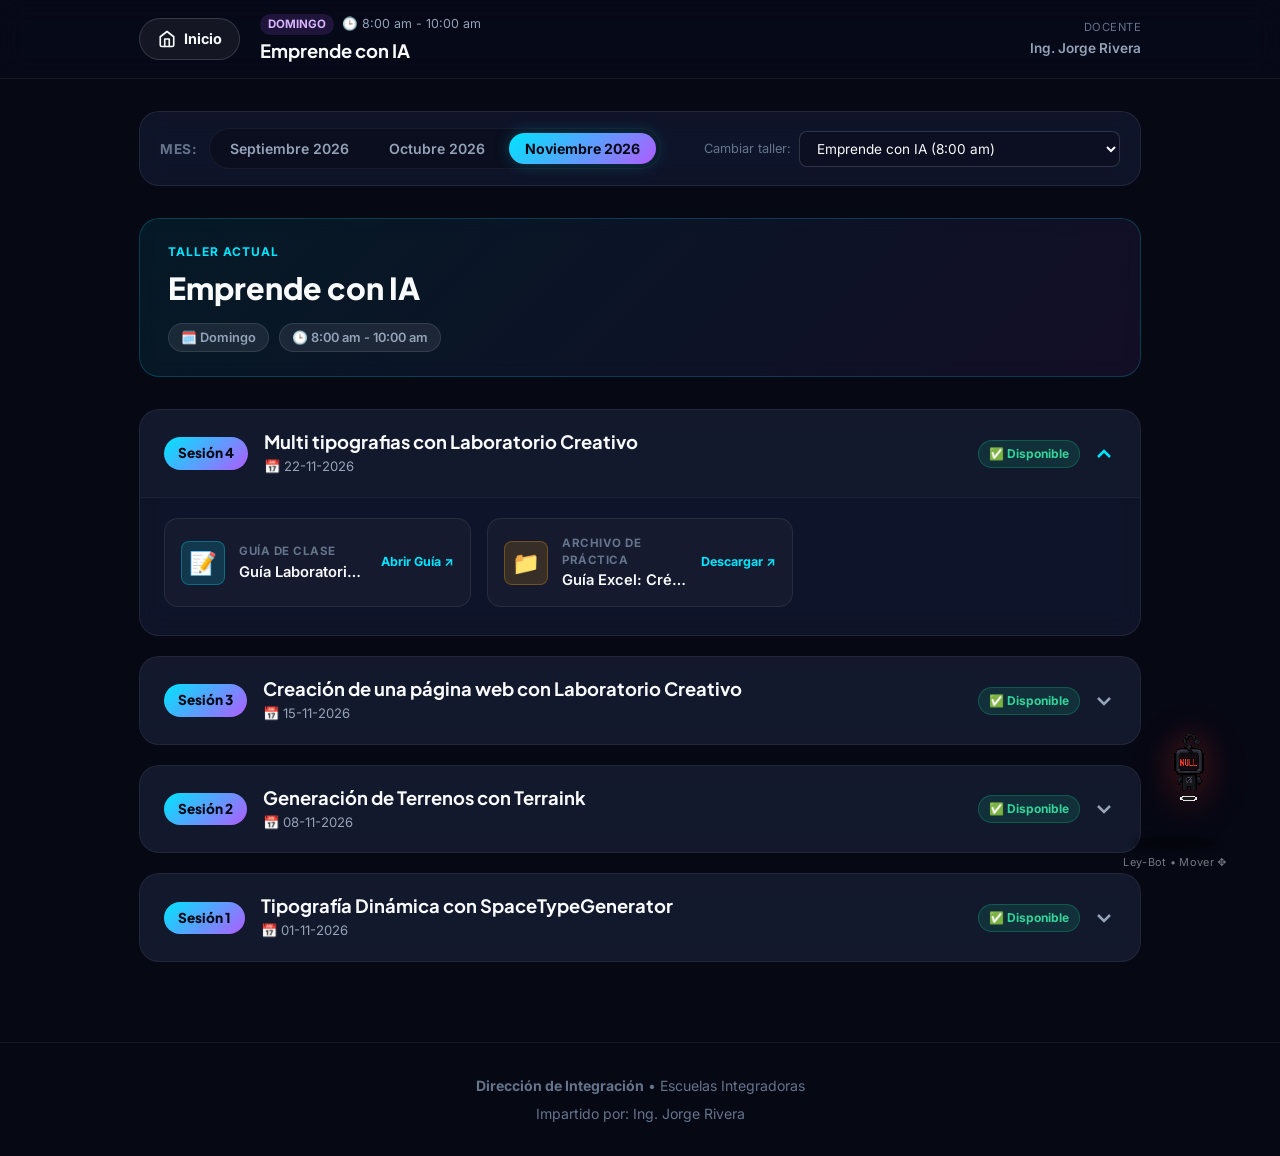
<file: EIQ/portal.html>
<!DOCTYPE html>
<html lang="es">
<head>
  <meta charset="UTF-8">
  <meta name="viewport" content="width=device-width, initial-scale=1.0">
  <title>Portal de Clases — Escuelas Integradoras</title>
  <link rel="preconnect" href="https://fonts.googleapis.com">
  <link rel="preconnect" href="https://fonts.gstatic.com" crossorigin>
  <link href="https://fonts.googleapis.com/css2?family=Plus+Jakarta+Sans:wght@400;500;600;700;800&family=Inter:wght@400;500;600;700&display=swap" rel="stylesheet">
  <link rel="stylesheet" href="style.css">
</head>
<body class="portal-page">

  <!-- Header Superior con Botón de Casa / Inicio -->
  <header class="portal-header">
    <div class="portal-header-container">
      
      <!-- Botón Home para volver al Index y cambiar de taller -->
      <a href="index.html" class="btn-home" title="Volver al inicio y seleccionar otro taller">
        <svg class="home-icon" viewBox="0 0 24 24" fill="none" stroke="currentColor" stroke-width="2.2" stroke-linecap="round" stroke-linejoin="round">
          <path d="M3 9l9-7 9 7v11a2 2 0 0 1-2 2H5a2 2 0 0 1-2-2z"/>
          <polyline points="9 22 9 12 15 12 15 22"/>
        </svg>
        <span>Inicio</span>
      </a>

      <!-- Información del Taller Seleccionado -->
      <div class="current-taller-info">
        <div class="taller-meta-badge">
          <span class="dia-pill" id="current-dia-badge">Sábado</span>
          <span class="schedule-pill" id="current-horario">1:00 pm - 3:00 pm</span>
        </div>
        <h1 class="portal-title" id="current-taller-title">Cargando taller...</h1>
      </div>

      <!-- Instructor & Acceso Admin -->
      <div class="portal-header-right">
        <div class="instructor-tag">
          <span class="inst-label">Docente</span>
          <span class="inst-name" id="profesor-name">Ing. Jorge Rivera</span>
        </div>
      </div>

    </div>
  </header>

  <main class="portal-main container">

    <!-- Barra de Navegación de Meses estilo Nav (Tabs) -->
    <div class="nav-controls-card">
      <div class="nav-months-wrapper">
        <span class="nav-label">Mes:</span>
        <nav class="months-nav" id="months-nav" role="tablist">
          <!-- Se genera dinámicamente desde data.js -->
        </nav>
      </div>

      <div class="taller-switcher-wrapper">
        <span class="switcher-label">Cambiar taller:</span>
        <select id="taller-select-dropdown" class="taller-dropdown" title="Cambiar rápidamente de taller">
          <optgroup label="Sábado">
            <option value="sabado:taller1">Organiza tu vida digital (1:00 pm)</option>
            <option value="sabado:taller2">IA para la Vida diaria (3:00 pm)</option>
          </optgroup>
          <optgroup label="Domingo">
            <option value="domingo:taller1">Emprende con IA (8:00 am)</option>
            <option value="domingo:taller2">Herramientas para el trabajo (10:00 am)</option>
          </optgroup>
        </select>
      </div>
    </div>

    <!-- Contenedor del Taller Activo con sus Sesiones en orden descendente -->
    <div id="taller-content-area" class="taller-content-area">
      <!-- Se llena dinámicamente con app.js -->
    </div>

  </main>

  <footer class="portal-footer">
    <div class="container footer-content">
      <p><strong>Dirección de Integración</strong> • Escuelas Integradoras</p>
      <p>Impartido por: <span id="footer-profesor-name">Ing. Jorge Rivera</span></p>
    </div>
  </footer>

  <!-- Scripts -->
  <script src="data.js"></script>
  <script src="app.js"></script>
  <script src="assets/js/mascota.js"></script>
</body>
</html>
</file>
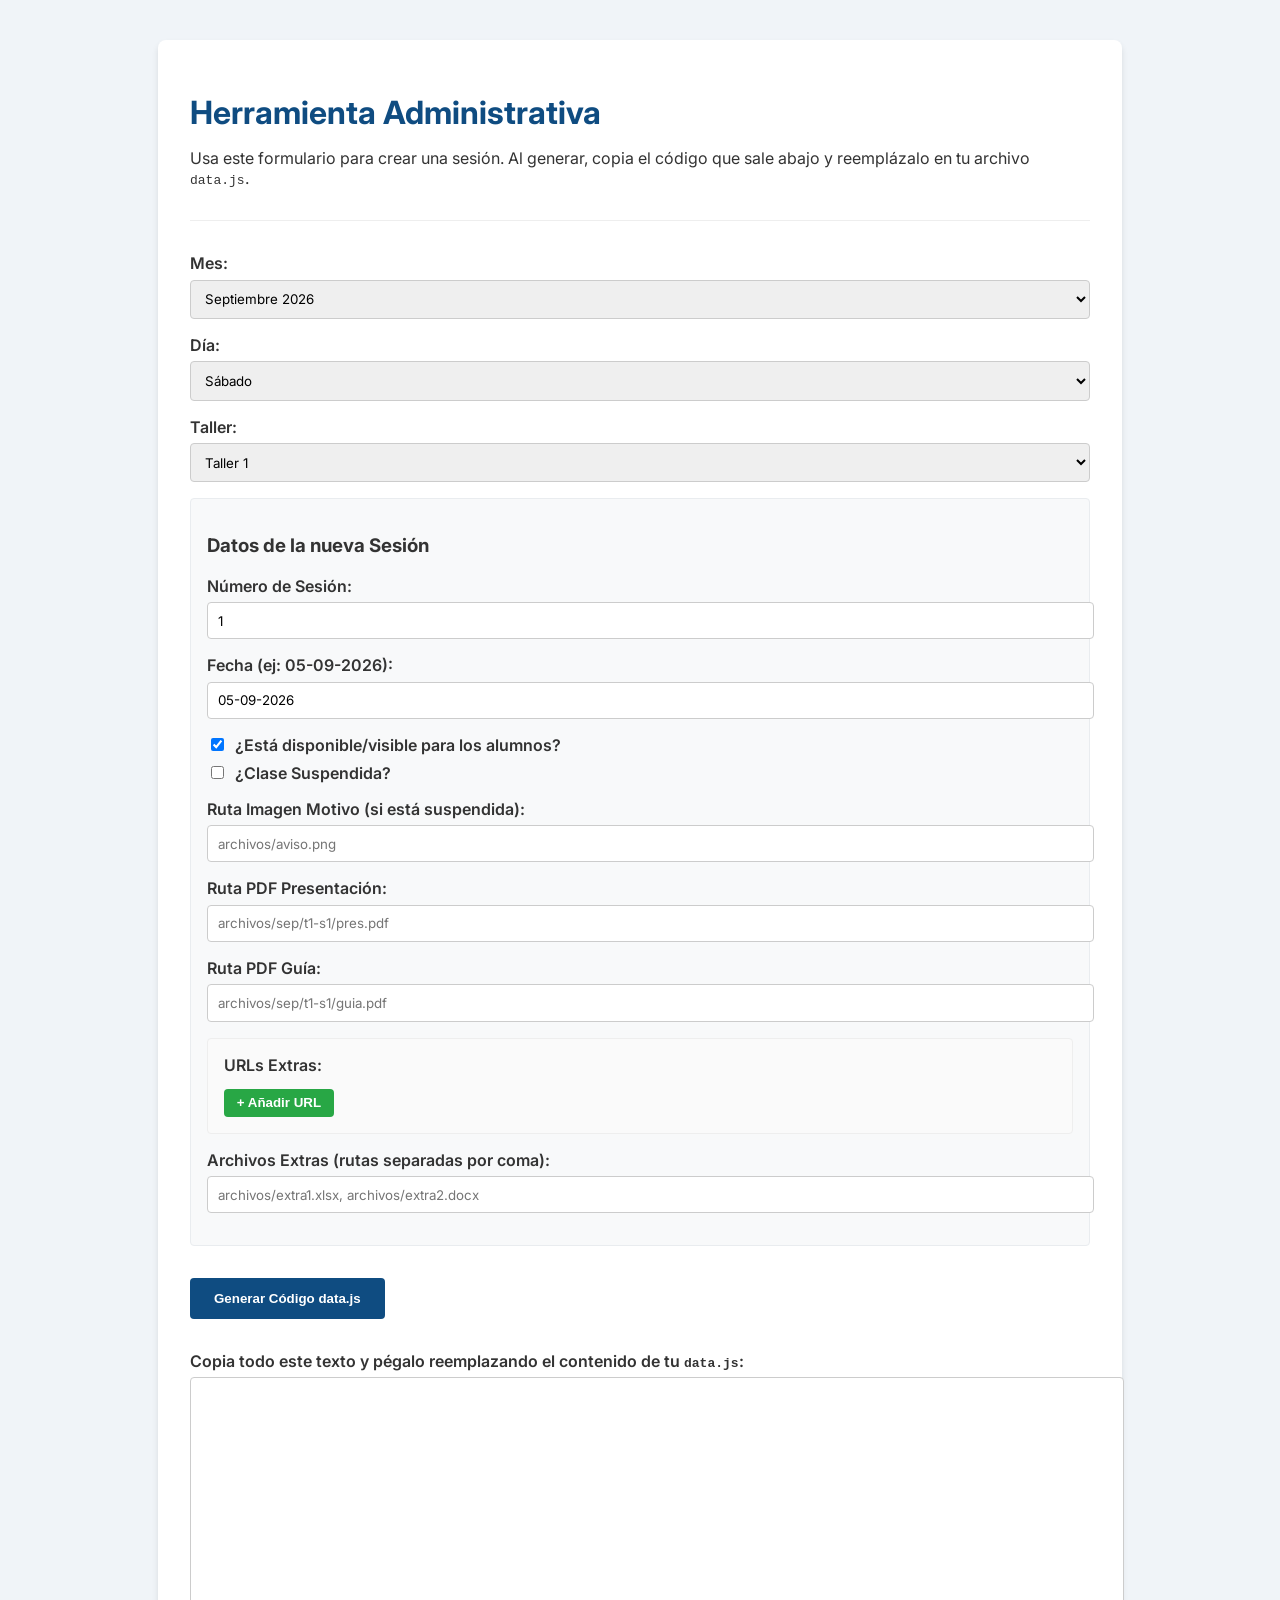
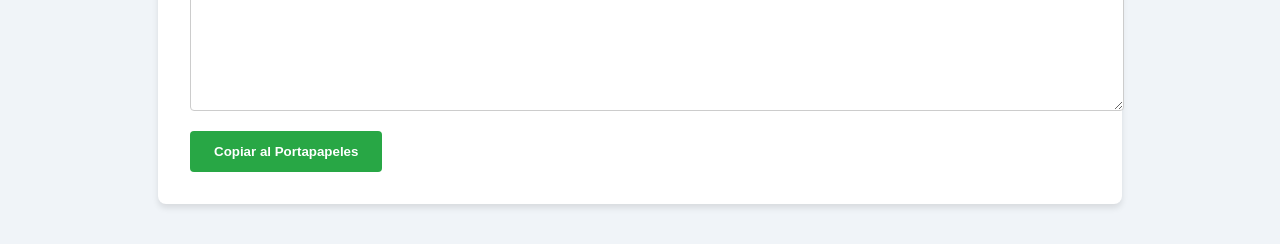
<file: escuelas-integradoras/admin.html>
<!DOCTYPE html>
<html lang="es">
<head>
  <meta charset="UTF-8">
  <title>Admin - Generador de Código</title>
  <link href="https://fonts.googleapis.com/css2?family=Inter:wght@400;600;700&display=swap" rel="stylesheet">
  <style>
    body { font-family: 'Inter', sans-serif; background: #f0f4f8; padding: 2rem; color: #333; }
    h1 { color: #0f4c81; margin-bottom: 0.5rem;}
    .container { max-width: 900px; margin: 0 auto; background: #fff; padding: 2rem; border-radius: 8px; box-shadow: 0 4px 6px rgba(0,0,0,0.1); }
    .form-group { margin-bottom: 1rem; }
    label { display: block; font-weight: 600; margin-bottom: 0.4rem; }
    input, select { width: 100%; padding: 0.6rem; border: 1px solid #ccc; border-radius: 4px; font-family: inherit; }
    button { background: #0f4c81; color: #fff; border: none; padding: 0.8rem 1.5rem; border-radius: 4px; cursor: pointer; font-weight: 600; margin-top: 1rem;}
    button:hover { background: #0c3d66; }
    .checkbox-group { display: flex; align-items: center; gap: 0.5rem; margin-top: 0.5rem;}
    .checkbox-group input { width: auto; }
    .result { margin-top: 2rem; }
    textarea { width: 100%; height: 300px; padding: 1rem; font-family: monospace; border: 1px solid #ccc; border-radius: 4px; resize: vertical; }
    .urls-container { border: 1px solid #eee; padding: 1rem; border-radius: 4px; background: #fafafa; }
    .url-row { display: flex; gap: 0.5rem; margin-bottom: 0.5rem; }
    .btn-small { padding: 0.4rem 0.8rem; background: #28a745; margin-top: 0.5rem; }
  </style>
</head>
<body>

  <div class="container">
    <h1>Herramienta Administrativa</h1>
    <p>Usa este formulario para crear una sesión. Al generar, copia el código que sale abajo y reemplázalo en tu archivo <code>data.js</code>.</p>
    <hr style="margin: 2rem 0; border: 0; border-top: 1px solid #eee;">

    <div class="form-group">
      <label>Mes:</label>
      <select id="admin-mes">
        <option value="septiembre-2026">Septiembre 2026</option>
        <option value="octubre-2026">Octubre 2026</option>
        <option value="noviembre-2026">Noviembre 2026</option>
        <!-- Agregarás más meses manualmente aquí si lo deseas -->
      </select>
    </div>

    <div class="form-group">
      <label>Día:</label>
      <select id="admin-dia">
        <option value="sabado">Sábado</option>
        <option value="domingo">Domingo</option>
      </select>
    </div>

    <div class="form-group">
      <label>Taller:</label>
      <select id="admin-taller">
        <option value="taller1">Taller 1</option>
        <option value="taller2">Taller 2</option>
      </select>
    </div>

    <div style="background: #f8f9fa; padding: 1rem; border-radius: 4px; margin-bottom: 1rem; border: 1px solid #e9ecef;">
      <h3>Datos de la nueva Sesión</h3>
      <div class="form-group">
        <label>Número de Sesión:</label>
        <input type="number" id="s-num" value="1">
      </div>
      <div class="form-group">
        <label>Fecha (ej: 05-09-2026):</label>
        <input type="text" id="s-fecha">
      </div>
      
      <div class="checkbox-group">
        <input type="checkbox" id="s-disponible" checked>
        <label for="s-disponible" style="margin:0;">¿Está disponible/visible para los alumnos?</label>
      </div>

      <div class="checkbox-group">
        <input type="checkbox" id="s-suspendida">
        <label for="s-suspendida" style="margin:0;">¿Clase Suspendida?</label>
      </div>

      <div class="form-group" style="margin-top: 1rem;">
        <label>Ruta Imagen Motivo (si está suspendida):</label>
        <input type="text" id="s-motivo" placeholder="archivos/aviso.png">
      </div>

      <div class="form-group">
        <label>Ruta PDF Presentación:</label>
        <input type="text" id="s-pres" placeholder="archivos/sep/t1-s1/pres.pdf">
      </div>
      
      <div class="form-group">
        <label>Ruta PDF Guía:</label>
        <input type="text" id="s-guia" placeholder="archivos/sep/t1-s1/guia.pdf">
      </div>

      <div class="urls-container">
        <label>URLs Extras:</label>
        <div id="urls-list"></div>
        <button type="button" class="btn-small" onclick="addUrl()">+ Añadir URL</button>
      </div>

      <div class="form-group" style="margin-top: 1rem;">
        <label>Archivos Extras (rutas separadas por coma):</label>
        <input type="text" id="s-extras" placeholder="archivos/extra1.xlsx, archivos/extra2.docx">
      </div>
    </div>

    <button onclick="generarCodigo()">Generar Código data.js</button>

    <div class="result">
      <label>Copia todo este texto y pégalo reemplazando el contenido de tu <code>data.js</code>:</label>
      <textarea id="result-code"></textarea>
      <button onclick="copiarAlPortapapeles()" style="background:#28a745;">Copiar al Portapapeles</button>
    </div>
  </div>

  <script src="data.js"></script>
  <script>
    // Cargar datos si la sesión ya existe
    function cargarDatosDeSesion() {
      const mes = document.getElementById("admin-mes").value;
      const dia = document.getElementById("admin-dia").value;
      const taller = document.getElementById("admin-taller").value;
      const num = parseInt(document.getElementById("s-num").value);

      if(dataClases[mes] && dataClases[mes][dia] && dataClases[mes][dia][taller]) {
        const sesion = dataClases[mes][dia][taller].sesiones.find(s => s.sesion === num);
        if(sesion) {
          document.getElementById("s-fecha").value = sesion.fecha || "";
          document.getElementById("s-disponible").checked = sesion.disponible !== false;
          document.getElementById("s-suspendida").checked = sesion.suspendida || false;
          document.getElementById("s-motivo").value = sesion.motivo_suspension_img || "";
          document.getElementById("s-pres").value = sesion.presentacion || "";
          document.getElementById("s-guia").value = sesion.guia || "";
          document.getElementById("s-extras").value = (sesion.extras || []).join(", ");
          
          document.getElementById("urls-list").innerHTML = "";
          if(sesion.urls) {
            sesion.urls.forEach(url => {
              const div = document.createElement("div");
              div.className = "url-row";
              div.innerHTML = `
                <input type="text" value="${url.nombre}" class="url-name">
                <input type="text" value="${url.link}" class="url-link">
              `;
              document.getElementById("urls-list").appendChild(div);
            });
          }
          return;
        }
      }
      
      // Si no existe, limpiamos los campos para una sesión nueva
      document.getElementById("s-fecha").value = "";
      document.getElementById("s-pres").value = "";
      document.getElementById("s-guia").value = "";
      document.getElementById("s-extras").value = "";
      document.getElementById("s-motivo").value = "";
      document.getElementById("urls-list").innerHTML = "";
    }

    // Escuchar cambios en los selectores para auto-cargar datos
    document.getElementById("admin-mes").addEventListener("change", cargarDatosDeSesion);
    document.getElementById("admin-dia").addEventListener("change", cargarDatosDeSesion);
    document.getElementById("admin-taller").addEventListener("change", cargarDatosDeSesion);
    document.getElementById("s-num").addEventListener("input", cargarDatosDeSesion);
    document.getElementById("s-num").addEventListener("change", cargarDatosDeSesion);

    // Cargar al inicio
    document.addEventListener("DOMContentLoaded", cargarDatosDeSesion);

    function addUrl() {
      const div = document.createElement("div");
      div.className = "url-row";
      div.innerHTML = `
        <input type="text" placeholder="Título (ej: Canva)" class="url-name">
        <input type="text" placeholder="https://..." class="url-link">
      `;
      document.getElementById("urls-list").appendChild(div);
    }

    function generarCodigo() {
      const newData = JSON.parse(JSON.stringify(dataClases)); 
      
      const mes = document.getElementById("admin-mes").value;
      const dia = document.getElementById("admin-dia").value;
      const taller = document.getElementById("admin-taller").value;

      if(!newData[mes]) {
        newData[mes] = {
          sabado: {
            taller1: { nombre: "Organiza tu vida digital", horario: "1:00 pm - 3:00 pm", sesiones: [] },
            taller2: { nombre: "Inteligencia Artificial para la Vida diaria", horario: "3:00 pm - 5:00 pm", sesiones: [] }
          },
          domingo: {
            taller1: { nombre: "Emprende con IA", horario: "8:00 am - 10:00 am", sesiones: [] },
            taller2: { nombre: "Taller de Herramientas para el trabajo", horario: "10:00 am - 12:00 pm", sesiones: [] }
          }
        };
      }

      const num = parseInt(document.getElementById("s-num").value);
      
      const urls = [];
      document.querySelectorAll(".url-row").forEach(row => {
        const n = row.querySelector(".url-name").value;
        const l = row.querySelector(".url-link").value;
        if(n && l) urls.push({ nombre: n, link: l });
      });

      const extrasRaw = document.getElementById("s-extras").value;
      const extras = extrasRaw ? extrasRaw.split(",").map(s => s.trim()).filter(s => s) : [];

      const nuevaSesion = {
        sesion: num,
        fecha: document.getElementById("s-fecha").value,
        disponible: document.getElementById("s-disponible").checked,
        suspendida: document.getElementById("s-suspendida").checked,
        motivo_suspension_img: document.getElementById("s-motivo").value,
        presentacion: document.getElementById("s-pres").value,
        guia: document.getElementById("s-guia").value,
        urls: urls,
        imagenes: [], 
        extras: extras
      };

      const sesiones = newData[mes][dia][taller].sesiones;
      const index = sesiones.findIndex(s => s.sesion === num);
      if(index >= 0) {
        sesiones[index] = nuevaSesion;
      } else {
        sesiones.push(nuevaSesion);
        sesiones.sort((a,b) => a.sesion - b.sesion);
      }

      const code = `const appConfig = {
  profesor: "${appConfig.profesor}",
  institucion: "${appConfig.institucion}"
};

const dataClases = ${JSON.stringify(newData, null, 2)};
`;
      document.getElementById("result-code").value = code;
    }

    function copiarAlPortapapeles() {
      const textarea = document.getElementById("result-code");
      textarea.select();
      document.execCommand("copy");
      alert("¡Código copiado! Ahora pégalo en tu archivo data.js y guárdalo.");
    }
  </script>
</body>
</html>
</file>
<file: _template/style.css>
:root {
  --udb-blue: #002855;
  --udb-gold: #FFB81C;
  --udb-mid: #005A8C;
  --bg: #f4f6f9;
  --white: #fff;
  --radius: 8px;
  --text: #222;
  --muted: #666;
  --green: #1D6F42;
  --green-light: #d1fae5;
}

* { margin: 0; padding: 0; box-sizing: border-box; }

body {
  font-family: 'Inter', sans-serif;
  background: var(--bg);
  color: var(--text);
  min-height: 100vh;
  display: flex;
  flex-direction: column;
}

/* ── Login Overlay ── */
.login-overlay {
  position: fixed;
  inset: 0;
  background: rgba(0, 20, 50, 0.96);
  z-index: 9999;
  display: flex;
  align-items: center;
  justify-content: center;
  padding: 1rem;
}

.login-box {
  background: var(--white);
  border-radius: 12px;
  padding: 2.5rem 2rem;
  max-width: 400px;
  width: 100%;
  text-align: center;
  box-shadow: 0 20px 60px rgba(0,0,0,0.5);
}

.login-box img { height: 50px; object-fit: contain; margin-bottom: 1.5rem; }
.login-box h2 { color: var(--udb-blue); font-size: 1.3rem; margin-bottom: 0.3rem; }
.login-box p { color: var(--muted); font-size: 0.9rem; margin-bottom: 1.5rem; }

.login-input-wrap { position: relative; margin-bottom: 1rem; }
.login-input-wrap input {
  width: 100%;
  padding: 0.85rem 1rem;
  border: 2px solid #ddd;
  border-radius: var(--radius);
  font-size: 1.1rem;
  font-family: inherit;
  text-align: center;
  letter-spacing: 2px;
  transition: border-color 0.2s;
}
.login-input-wrap input:focus { border-color: var(--udb-blue); outline: none; }
.login-input-wrap input.error { border-color: #e53e3e; }

.login-error {
  color: #e53e3e;
  font-size: 0.85rem;
  margin-bottom: 1rem;
  min-height: 1.2rem;
}

.login-btn {
  width: 100%;
  padding: 0.85rem;
  background: var(--udb-blue);
  color: var(--white);
  border: none;
  border-radius: var(--radius);
  font-size: 1rem;
  font-weight: 700;
  cursor: pointer;
  transition: background 0.2s;
}
.login-btn:hover { background: #003f80; }
.login-btn:active { background: #001f50; }

.login-footer {
  margin-top: 1.2rem;
  font-size: 0.78rem;
  color: #bbb;
}

/* ── Header ── */
.header {
  background: var(--udb-blue);
  color: var(--white);
  padding: 1.4rem 1.5rem;
  border-bottom: 4px solid var(--udb-gold);
  box-shadow: 0 2px 8px rgba(0,0,0,0.2);
}
.header-inner {
  max-width: 900px;
  margin: 0 auto;
  display: flex;
  align-items: center;
  gap: 1.5rem;
  flex-wrap: wrap;
  justify-content: space-between;
}
.header-left { display: flex; align-items: center; gap: 1.5rem; flex-wrap: wrap; }
.header-logo { height: 52px; object-fit: contain; }
.header-text h1 { font-size: 1.5rem; }
.header-text p { font-size: 0.9rem; opacity: 0.8; margin-top: 0.2rem; }

.header-user {
  display: flex;
  align-items: center;
  gap: 0.6rem;
  background: rgba(255,255,255,0.1);
  padding: 0.5rem 1rem;
  border-radius: 20px;
  font-size: 0.85rem;
}
.header-user span { opacity: 0.9; }
.logout-btn {
  background: transparent;
  border: 1px solid rgba(255,255,255,0.4);
  color: #fff;
  padding: 0.2rem 0.6rem;
  border-radius: 10px;
  cursor: pointer;
  font-size: 0.78rem;
  transition: background 0.2s;
}
.logout-btn:hover { background: rgba(255,255,255,0.15); }

/* ── Main ── */
.container {
  flex: 1;
  max-width: 900px;
  margin: 2rem auto;
  padding: 0 1rem;
  width: 100%;
}

/* ── Progresión multi-curso ── */
.progress-track {
  display: flex;
  align-items: center;
  flex-wrap: wrap;
  gap: 0.5rem;
  margin-bottom: 2.5rem;
}
.progress-step {
  display: flex;
  align-items: center;
  gap: 0.4rem;
  padding: 0.5rem 1rem;
  border-radius: 20px;
  font-size: 0.85rem;
  font-weight: 600;
  cursor: pointer;
  transition: transform 0.2s;
  border: 2px solid transparent;
}
.progress-step:hover { transform: translateY(-2px); }
.progress-step.finalizado { background: #e8f5e9; color: var(--green); border-color: #a5d6a7; }
.progress-step.activo { background: var(--udb-blue); color: #fff; border-color: var(--udb-gold); }
.progress-step.proximo { background: #f0f0f0; color: #aaa; cursor: default; }
.progress-step .dot { width: 10px; height: 10px; border-radius: 50%; flex-shrink: 0; }
.progress-step.finalizado .dot { background: var(--green); }
.progress-step.activo .dot { background: var(--udb-gold); }
.progress-step.proximo .dot { background: #ccc; }

/* ── Tarjeta de curso ── */
.curso-card {
  background: var(--white);
  border-radius: var(--radius);
  box-shadow: 0 2px 10px rgba(0,0,0,0.07);
  overflow: hidden;
  margin-bottom: 1.5rem;
}
.curso-header {
  padding: 1.3rem 1.5rem;
  background: var(--udb-blue);
  color: var(--white);
  display: flex;
  justify-content: space-between;
  align-items: center;
  flex-wrap: wrap;
  gap: 0.5rem;
}
.curso-header h2 { font-size: 1.2rem; }
.curso-header p { font-size: 0.85rem; opacity: 0.75; margin-top: 0.2rem; }
.estado-badge {
  padding: 0.3rem 0.9rem;
  border-radius: 20px;
  font-size: 0.8rem;
  font-weight: 700;
  white-space: nowrap;
}
.estado-badge.finalizado { background: var(--green-light); color: var(--green); }
.estado-badge.activo { background: var(--udb-gold); color: var(--udb-blue); }
.estado-badge.proximo { background: #eee; color: #999; }

/* ── Sin acceso ── */
.no-access-msg {
  padding: 1.2rem 1.5rem;
  color: var(--muted);
  font-size: 0.9rem;
  display: flex;
  align-items: center;
  gap: 0.5rem;
}

/* ── Sesiones ── */
.sesiones-list { padding: 1.2rem; display: flex; flex-direction: column; gap: 0.8rem; }

.sesion-item { border: 1px solid #eee; border-radius: var(--radius); overflow: hidden; }

.sesion-header {
  padding: 0.9rem 1rem;
  background: #f8f9fa;
  display: flex;
  justify-content: space-between;
  align-items: center;
  cursor: pointer;
  transition: background 0.2s;
  gap: 1rem;
}
.sesion-header:hover { background: #edf2f7; }

.sesion-title-group { display: flex; align-items: center; gap: 0.7rem; flex: 1; min-width: 0; }
.sesion-header h3 { font-size: 1rem; color: var(--udb-mid); white-space: nowrap; overflow: hidden; text-overflow: ellipsis; }

.sesion-meta { display: flex; align-items: center; gap: 0.8rem; flex-shrink: 0; }
.sesion-date { font-size: 0.82rem; color: var(--muted); white-space: nowrap; }

/* Toggle icon con alto contraste */
.sesion-toggle-icon {
  width: 26px;
  height: 26px;
  border-radius: 50%;
  background: var(--udb-blue);
  color: var(--white);
  display: inline-flex;
  align-items: center;
  justify-content: center;
  font-size: 0.65rem;
  transition: all 0.25s ease;
  flex-shrink: 0;
  user-select: none;
  box-shadow: 0 1px 3px rgba(0,0,0,0.25);
}
.sesion-header:hover .sesion-toggle-icon {
  transform: scale(1.1);
}
.sesion-item.open .sesion-toggle-icon {
  transform: rotate(180deg);
  background: var(--udb-gold);
  color: var(--udb-blue);
}

.sesion-body { padding: 1.2rem; display: none; border-top: 1px solid #eee; }
.sesion-body.open { display: block; }

/* ── Recursos ── */
.recursos-grid {
  display: grid;
  grid-template-columns: repeat(auto-fill, minmax(240px, 1fr));
  gap: 0.8rem;
}
.recurso-card {
  display: flex;
  align-items: center;
  gap: 0.8rem;
  padding: 0.9rem;
  border: 1px solid #ddd;
  border-radius: var(--radius);
  text-decoration: none;
  color: var(--udb-blue);
  font-weight: 600;
  font-size: 0.88rem;
  background: #fafafa;
  transition: all 0.2s;
}
.recurso-card:hover { background: var(--white); border-color: var(--udb-mid); transform: translateY(-2px); box-shadow: 0 3px 8px rgba(0,0,0,0.08); }
.recurso-card.excel { border-left: 4px solid var(--green); }
.recurso-icon { font-size: 1.4rem; flex-shrink: 0; }
.recurso-info small { font-weight: 400; color: var(--muted); display: block; }

.badge-proximo { display:inline-block; background:#eee; color:#999; padding:0.2rem 0.7rem; border-radius:12px; font-size:0.8rem; }
.empty-msg { color: var(--muted); font-size: 0.9rem; padding: 0.5rem 0; }
.suspended-msg { color: #e53e3e; font-weight: 600; }
.suspended-msg img { max-width: 100%; border-radius: 6px; margin-top: 0.8rem; }

/* ── Footer ── */
.footer {
  background: var(--udb-blue);
  color: #fff;
  text-align: center;
  padding: 1.5rem 1rem;
  border-top: 4px solid var(--udb-gold);
  margin-top: auto;
}
.footer p { margin: 0.2rem 0; font-size: 0.88rem; opacity: 0.85; }

@media (max-width: 600px) {
  .header-text h1 { font-size: 1.2rem; }
  .recursos-grid { grid-template-columns: 1fr; }
  .sesion-header h3 { font-size: 0.92rem; }
}
</file>
<file: EIQ/style.css>
/* ==========================================================================
   EIQ - Escuela de Tecnología (Dirección de Integración)
   Estilos Modernos para Landing y Portal de Clases
   ========================================================================== */

:root {
  --bg-deep: #060814;
  --bg-surface: #0c1022;
  --card-bg: rgba(18, 24, 48, 0.75);
  --card-border: rgba(255, 255, 255, 0.08);
  --card-hover-border: rgba(0, 229, 255, 0.35);

  --primary: #00e5ff;
  --primary-glow: rgba(0, 229, 255, 0.25);
  --secondary: #b05cff;
  --secondary-glow: rgba(176, 92, 255, 0.25);
  --emerald: #10b981;
  --amber: #f59e0b;
  --danger: #ef4444;

  --text-main: #f8fafc;
  --text-muted: #94a3b8;
  --text-dim: #64748b;

  --radius-sm: 8px;
  --radius-md: 14px;
  --radius-lg: 20px;
  --radius-full: 9999px;

  --font-heading: 'Plus Jakarta Sans', system-ui, -apple-system, sans-serif;
  --font-body: 'Inter', system-ui, -apple-system, sans-serif;
}

* {
  margin: 0;
  padding: 0;
  box-sizing: border-box;
}

html, body {
  min-height: 100vh;
  background-color: var(--bg-deep);
  color: var(--text-main);
  font-family: var(--font-body);
  line-height: 1.5;
  -webkit-font-smoothing: antialiased;
}

a {
  color: inherit;
  text-decoration: none;
}

/* ==========================================================================
   FONDOS TECNOLÓGICOS AMBIENTALES
   ========================================================================== */
.bg-grid {
  position: fixed;
  inset: 0;
  background-image: 
    linear-gradient(rgba(0, 229, 255, 0.04) 1px, transparent 1px),
    linear-gradient(90deg, rgba(0, 229, 255, 0.04) 1px, transparent 1px);
  background-size: 40px 40px;
  pointer-events: none;
  z-index: 0;
}

.glow-orb {
  position: fixed;
  border-radius: 50%;
  filter: blur(120px);
  pointer-events: none;
  z-index: 0;
  opacity: 0.6;
}

.glow-orb-1 {
  width: 500px;
  height: 500px;
  top: -150px;
  left: -100px;
  background: radial-gradient(circle, var(--secondary-glow) 0%, transparent 70%);
}

.glow-orb-2 {
  width: 600px;
  height: 600px;
  bottom: -200px;
  right: -150px;
  background: radial-gradient(circle, var(--primary-glow) 0%, transparent 70%);
}

.glow-orb-3 {
  width: 400px;
  height: 400px;
  top: 40%;
  left: 50%;
  transform: translate(-50%, -50%);
  background: radial-gradient(circle, rgba(16, 185, 129, 0.12) 0%, transparent 70%);
}

/* ==========================================================================
   LANDING PAGE (index.html)
   ========================================================================== */
.landing-page {
  position: relative;
  display: flex;
  flex-direction: column;
  min-height: 100vh;
}

.landing-container {
  position: relative;
  z-index: 10;
  max-width: 1200px;
  margin: 0 auto;
  padding: 3rem 1.5rem;
  width: 100%;
  display: flex;
  flex-direction: column;
  flex: 1;
  justify-content: center;
}

.landing-header {
  text-align: center;
  margin-bottom: 3.5rem;
}

.institution-pill {
  display: inline-flex;
  align-items: center;
  gap: 8px;
  background: rgba(255, 255, 255, 0.06);
  border: 1px solid rgba(255, 255, 255, 0.12);
  padding: 6px 16px;
  border-radius: var(--radius-full);
  font-size: 0.85rem;
  font-weight: 600;
  color: var(--primary);
  margin-bottom: 1.25rem;
  letter-spacing: 0.3px;
  backdrop-filter: blur(8px);
}

.pulse-dot {
  width: 8px;
  height: 8px;
  background-color: var(--primary);
  border-radius: 50%;
  box-shadow: 0 0 10px var(--primary);
  animation: pulseDot 2s infinite;
}

@keyframes pulseDot {
  0%, 100% { opacity: 1; transform: scale(1); }
  50% { opacity: 0.4; transform: scale(0.75); }
}

.landing-title {
  font-family: var(--font-heading);
  font-size: clamp(2.5rem, 5vw, 4rem);
  font-weight: 800;
  letter-spacing: -0.02em;
  background: linear-gradient(135deg, #ffffff 30%, var(--primary) 70%, var(--secondary) 100%);
  -webkit-background-clip: text;
  -webkit-text-fill-color: transparent;
  margin-bottom: 1rem;
}

.landing-subtitle {
  font-size: 1.15rem;
  color: var(--text-muted);
  max-width: 640px;
  margin: 0 auto;
}

/* Grilla de Talleres Interactiva: 4 columnas en desktop, 2x2 en tablet/laptop, 1 col en móvil */
.workshops-grid {
  display: grid;
  grid-template-columns: repeat(4, 1fr);
  gap: 1.25rem;
  margin-bottom: 3.5rem;
}

@media (max-width: 1040px) {
  .workshops-grid {
    grid-template-columns: repeat(2, 1fr);
    gap: 1.25rem;
  }
}

.workshop-card {
  position: relative;
  background: var(--card-bg);
  border: 1px solid var(--card-border);
  border-radius: var(--radius-lg);
  padding: 1.75rem;
  display: flex;
  flex-direction: column;
  justify-content: space-between;
  backdrop-filter: blur(12px);
  transition: all 0.35s cubic-bezier(0.16, 1, 0.3, 1);
  overflow: hidden;
  text-decoration: none;
}

.workshop-card::before {
  content: '';
  position: absolute;
  inset: 0;
  border-radius: var(--radius-lg);
  padding: 1px;
  background: linear-gradient(135deg, rgba(255,255,255,0.15), transparent 60%);
  -webkit-mask: linear-gradient(#fff 0 0) content-box, linear-gradient(#fff 0 0);
  -webkit-mask-composite: xor;
  mask-composite: exclude;
  pointer-events: none;
}

.workshop-card:hover {
  transform: translateY(-8px);
  border-color: var(--card-hover-border);
  box-shadow: 0 20px 40px -10px rgba(0, 0, 0, 0.5), 0 0 30px var(--primary-glow);
}

.card-top {
  display: flex;
  justify-content: space-between;
  align-items: center;
  margin-bottom: 1.25rem;
}

.card-icon-wrap {
  width: 52px;
  height: 52px;
  border-radius: var(--radius-md);
  display: flex;
  align-items: center;
  justify-content: center;
  font-size: 1.75rem;
  transition: transform 0.3s ease;
}

.workshop-card:hover .card-icon-wrap {
  transform: scale(1.1) rotate(4deg);
}

.icon-cyan { background: rgba(0, 229, 255, 0.15); border: 1px solid rgba(0, 229, 255, 0.3); }
.icon-purple { background: rgba(176, 92, 255, 0.15); border: 1px solid rgba(176, 92, 255, 0.3); }
.icon-emerald { background: rgba(16, 185, 129, 0.15); border: 1px solid rgba(16, 185, 129, 0.3); }
.icon-amber { background: rgba(245, 158, 11, 0.15); border: 1px solid rgba(245, 158, 11, 0.3); }

.card-badge {
  font-size: 0.75rem;
  font-weight: 700;
  text-transform: uppercase;
  letter-spacing: 0.5px;
  padding: 4px 10px;
  border-radius: var(--radius-full);
}

.badge-sabado {
  background: rgba(0, 229, 255, 0.12);
  color: var(--primary);
  border: 1px solid rgba(0, 229, 255, 0.25);
}

.badge-domingo {
  background: rgba(176, 92, 255, 0.12);
  color: #d8b4fe;
  border: 1px solid rgba(176, 92, 255, 0.25);
}

.card-body h3 {
  font-family: var(--font-heading);
  font-size: 1.25rem;
  font-weight: 700;
  color: var(--text-main);
  margin-bottom: 0.5rem;
  line-height: 1.35;
}

.card-desc {
  font-size: 0.9rem;
  color: var(--text-muted);
  line-height: 1.5;
  margin-bottom: 1.5rem;
}

.card-footer {
  display: flex;
  align-items: center;
  justify-content: space-between;
  padding-top: 1rem;
  border-top: 1px solid rgba(255, 255, 255, 0.08);
}

.time-tag {
  font-size: 0.8rem;
  color: var(--text-dim);
  font-weight: 500;
}

.btn-enter {
  display: inline-flex;
  align-items: center;
  gap: 6px;
  font-size: 0.85rem;
  font-weight: 700;
  color: var(--primary);
  transition: transform 0.2s ease, gap 0.2s ease;
}

.arrow-icon {
  width: 16px;
  height: 16px;
  transition: transform 0.25s ease;
}

.workshop-card:hover .btn-enter {
  color: #ffffff;
}

.workshop-card:hover .arrow-icon {
  transform: translateX(4px);
}

.landing-footer {
  text-align: center;
  color: var(--text-dim);
  font-size: 0.9rem;
  padding-top: 2rem;
  border-top: 1px solid rgba(255, 255, 255, 0.05);
}

.footer-links {
  display: flex;
  align-items: center;
  justify-content: center;
  gap: 8px;
  margin-top: 6px;
  font-size: 0.8rem;
}

.admin-link {
  color: var(--text-muted);
  text-decoration: underline;
  text-underline-offset: 3px;
  transition: color 0.2s ease;
}

.admin-link:hover {
  color: var(--primary);
}

/* ==========================================================================
   PORTAL DE CLASES (portal.html)
   ========================================================================== */
.portal-page {
  display: flex;
  flex-direction: column;
  min-height: 100vh;
}

.portal-header {
  position: sticky;
  top: 0;
  z-index: 1000;
  background: rgba(7, 10, 24, 0.88);
  backdrop-filter: blur(14px);
  border-bottom: 1px solid rgba(255, 255, 255, 0.08);
}

.portal-header-container {
  max-width: 1050px;
  margin: 0 auto;
  padding: 0.85rem 1.5rem;
  display: flex;
  align-items: center;
  justify-content: space-between;
  gap: 1.25rem;
}

/* Botón Home para volver al Index */
.btn-home {
  display: inline-flex;
  align-items: center;
  gap: 8px;
  padding: 0.55rem 1.1rem;
  background: rgba(255, 255, 255, 0.06);
  border: 1px solid rgba(255, 255, 255, 0.15);
  border-radius: var(--radius-full);
  color: var(--text-main);
  font-size: 0.9rem;
  font-weight: 700;
  transition: all 0.25s ease;
}

.btn-home:hover {
  background: var(--primary);
  color: #060814;
  border-color: var(--primary);
  box-shadow: 0 0 16px var(--primary-glow);
  transform: translateY(-2px);
}

.home-icon {
  width: 18px;
  height: 18px;
}

.current-taller-info {
  flex: 1;
  min-width: 0;
}

.taller-meta-badge {
  display: flex;
  align-items: center;
  gap: 8px;
  margin-bottom: 2px;
}

.dia-pill {
  font-size: 0.72rem;
  font-weight: 700;
  text-transform: uppercase;
  padding: 2px 8px;
  border-radius: var(--radius-full);
}

.pill-sabado { background: rgba(0, 229, 255, 0.15); color: var(--primary); }
.pill-domingo { background: rgba(176, 92, 255, 0.15); color: #d8b4fe; }

.schedule-pill {
  font-size: 0.78rem;
  color: var(--text-muted);
}

.portal-title {
  font-family: var(--font-heading);
  font-size: 1.15rem;
  font-weight: 700;
  color: var(--text-main);
  white-space: nowrap;
  overflow: hidden;
  text-overflow: ellipsis;
}

.portal-header-right {
  display: flex;
  align-items: center;
  gap: 1rem;
}

.instructor-tag {
  text-align: right;
  display: none;
}

@media (min-width: 640px) {
  .instructor-tag { display: block; }
}

.inst-label {
  display: block;
  font-size: 0.7rem;
  color: var(--text-dim);
  text-transform: uppercase;
  letter-spacing: 0.5px;
}

.inst-name {
  font-size: 0.85rem;
  font-weight: 600;
  color: var(--text-muted);
}

/* Contenido Principal del Portal */
.portal-main {
  flex: 1;
  max-width: 1050px;
  margin: 0 auto;
  padding: 2rem 1.5rem;
  width: 100%;
  position: relative;
  z-index: 10;
}

/* Barra de Navegación de Controles (Mes Tabs) */
.nav-controls-card {
  display: flex;
  flex-wrap: wrap;
  align-items: center;
  justify-content: space-between;
  gap: 1.25rem;
  background: var(--card-bg);
  border: 1px solid var(--card-border);
  padding: 1rem 1.25rem;
  border-radius: var(--radius-lg);
  backdrop-filter: blur(12px);
  margin-bottom: 2rem;
}

.nav-months-wrapper {
  display: flex;
  align-items: center;
  gap: 0.75rem;
  flex-wrap: wrap;
}

.nav-label {
  font-size: 0.85rem;
  font-weight: 700;
  text-transform: uppercase;
  letter-spacing: 0.5px;
  color: var(--text-dim);
}

.months-nav {
  display: flex;
  align-items: center;
  gap: 0.5rem;
  background: rgba(0, 0, 0, 0.25);
  padding: 4px;
  border-radius: var(--radius-full);
  border: 1px solid rgba(255, 255, 255, 0.05);
}

.month-tab-btn {
  background: transparent;
  border: none;
  color: var(--text-muted);
  padding: 0.45rem 1rem;
  border-radius: var(--radius-full);
  font-family: inherit;
  font-size: 0.88rem;
  font-weight: 600;
  cursor: pointer;
  transition: all 0.25s ease;
  display: inline-flex;
  align-items: center;
  gap: 6px;
}

.month-tab-btn .month-label {
  display: none;
}

@media (min-width: 500px) {
  .month-tab-btn .month-label { display: inline; }
  .month-tab-btn .month-short { display: none; }
}

.month-tab-btn:hover {
  color: var(--text-main);
  background: rgba(255, 255, 255, 0.06);
}

.month-tab-btn.active {
  background: linear-gradient(135deg, var(--primary), var(--secondary));
  color: #060814;
  font-weight: 700;
  box-shadow: 0 0 16px var(--primary-glow);
}

.taller-switcher-wrapper {
  display: flex;
  align-items: center;
  gap: 0.5rem;
}

.switcher-label {
  font-size: 0.8rem;
  color: var(--text-dim);
}

.taller-dropdown {
  background: rgba(12, 16, 34, 0.9);
  color: var(--text-main);
  border: 1px solid rgba(255, 255, 255, 0.15);
  border-radius: var(--radius-sm);
  padding: 0.5rem 0.8rem;
  font-family: inherit;
  font-size: 0.85rem;
  outline: none;
  cursor: pointer;
  transition: border-color 0.2s ease;
}

.taller-dropdown:focus {
  border-color: var(--primary);
}

/* Banner de Taller Activo */
.taller-banner-card {
  background: linear-gradient(135deg, rgba(0, 229, 255, 0.08) 0%, rgba(176, 92, 255, 0.08) 100%);
  border: 1px solid rgba(0, 229, 255, 0.2);
  border-radius: var(--radius-lg);
  padding: 1.5rem 1.75rem;
  margin-bottom: 2rem;
  backdrop-filter: blur(10px);
}

.banner-tag {
  font-size: 0.75rem;
  text-transform: uppercase;
  letter-spacing: 1px;
  color: var(--primary);
  font-weight: 700;
  display: block;
  margin-bottom: 0.25rem;
}

.banner-title {
  font-family: var(--font-heading);
  font-size: clamp(1.4rem, 3vw, 1.9rem);
  font-weight: 800;
  color: var(--text-main);
  margin-bottom: 0.75rem;
}

.banner-badges {
  display: flex;
  gap: 0.6rem;
  flex-wrap: wrap;
}

.banner-pill {
  font-size: 0.8rem;
  font-weight: 600;
  padding: 4px 12px;
  border-radius: var(--radius-full);
  background: rgba(255, 255, 255, 0.08);
  border: 1px solid rgba(255, 255, 255, 0.1);
  color: var(--text-muted);
}

/* Sesiones Container (Orden Descendente) */
.sesiones-container {
  display: flex;
  flex-direction: column;
  gap: 1.25rem;
}

.sesion-card {
  background: var(--card-bg);
  border: 1px solid var(--card-border);
  border-radius: var(--radius-lg);
  overflow: hidden;
  backdrop-filter: blur(12px);
  transition: border-color 0.25s ease, box-shadow 0.25s ease;
}

.sesion-card:hover {
  border-color: rgba(255, 255, 255, 0.18);
}

.sesion-card.is-disabled {
  opacity: 0.65;
}

.sesion-header {
  padding: 1.25rem 1.5rem;
  display: flex;
  align-items: center;
  justify-content: space-between;
  gap: 1rem;
  cursor: pointer;
  user-select: none;
  background: rgba(255, 255, 255, 0.02);
  transition: background 0.2s ease;
}

.sesion-header:hover {
  background: rgba(255, 255, 255, 0.04);
}

.sesion-header-locked {
  padding: 1.25rem 1.5rem;
  display: flex;
  align-items: center;
  justify-content: space-between;
  gap: 1rem;
  cursor: not-allowed;
}

.sesion-header-left {
  display: flex;
  align-items: center;
  gap: 1rem;
  min-width: 0;
}

.sesion-badge {
  background: linear-gradient(135deg, var(--primary), var(--secondary));
  color: #060814;
  font-family: var(--font-heading);
  font-size: 0.85rem;
  font-weight: 800;
  padding: 6px 14px;
  border-radius: var(--radius-full);
  white-space: nowrap;
}

.sesion-num-badge {
  background: rgba(255, 255, 255, 0.1);
  color: var(--text-dim);
  font-family: var(--font-heading);
  font-size: 0.85rem;
  font-weight: 700;
  padding: 6px 14px;
  border-radius: var(--radius-full);
}

.sesion-title-wrap {
  display: flex;
  flex-direction: column;
}

.sesion-title {
  font-family: var(--font-heading);
  font-size: 1.15rem;
  font-weight: 700;
  color: var(--text-main);
  line-height: 1.35;
}

.sesion-date-text {
  font-size: 0.82rem;
  color: var(--text-muted);
  margin-top: 2px;
}

.sesion-locked-info {
  display: flex;
  flex-direction: column;
}

.locked-title {
  font-size: 1.05rem;
  font-weight: 600;
  color: var(--text-dim);
}

.locked-date {
  font-size: 0.8rem;
  color: var(--text-dim);
}

.sesion-header-right {
  display: flex;
  align-items: center;
  gap: 0.75rem;
}

.badge-status {
  font-size: 0.75rem;
  font-weight: 700;
  padding: 4px 10px;
  border-radius: var(--radius-full);
  white-space: nowrap;
}

.badge-available {
  background: rgba(16, 185, 129, 0.15);
  color: #34d399;
  border: 1px solid rgba(16, 185, 129, 0.3);
}

.badge-suspended {
  background: rgba(239, 68, 68, 0.15);
  color: #f87171;
  border: 1px solid rgba(239, 68, 68, 0.3);
}

.badge-upcoming {
  background: rgba(255, 255, 255, 0.08);
  color: var(--text-dim);
}

.accordion-arrow {
  width: 24px;
  height: 24px;
  display: flex;
  align-items: center;
  justify-content: center;
  transition: transform 0.3s cubic-bezier(0.16, 1, 0.3, 1);
  color: var(--text-muted);
}

.sesion-header.is-open .accordion-arrow {
  transform: rotate(180deg);
  color: var(--primary);
}

/* Cuerpo de la Sesión (Recursos) */
.sesion-body {
  max-height: 0;
  overflow: hidden;
  transition: max-height 0.4s cubic-bezier(0.16, 1, 0.3, 1), padding 0.3s ease;
  padding: 0 1.5rem;
}

.sesion-body.is-expanded {
  max-height: 2000px;
  padding: 1.25rem 1.5rem 1.75rem 1.5rem;
  border-top: 1px solid rgba(255, 255, 255, 0.06);
}

/* Grilla de Recursos / Archivos / URLs / Imágenes */
.resources-grid {
  display: grid;
  grid-template-columns: repeat(auto-fill, minmax(260px, 1fr));
  gap: 1rem;
}

.resource-card {
  background: rgba(255, 255, 255, 0.03);
  border: 1px solid rgba(255, 255, 255, 0.08);
  border-radius: var(--radius-md);
  padding: 1rem;
  display: flex;
  align-items: center;
  gap: 0.9rem;
  text-decoration: none;
  transition: all 0.25s ease;
}

.resource-card:hover {
  background: rgba(255, 255, 255, 0.07);
  border-color: rgba(0, 229, 255, 0.4);
  transform: translateY(-3px);
  box-shadow: 0 8px 20px -5px rgba(0, 0, 0, 0.3);
}

.res-icon-box {
  width: 44px;
  height: 44px;
  min-width: 44px;
  border-radius: var(--radius-sm);
  display: flex;
  align-items: center;
  justify-content: center;
  font-size: 1.4rem;
  background: rgba(255, 255, 255, 0.06);
}

.resource-pres .res-icon-box { background: rgba(176, 92, 255, 0.15); border: 1px solid rgba(176, 92, 255, 0.3); }
.resource-guia .res-icon-box { background: rgba(0, 229, 255, 0.15); border: 1px solid rgba(0, 229, 255, 0.3); }
.resource-link .res-icon-box { background: rgba(16, 185, 129, 0.15); border: 1px solid rgba(16, 185, 129, 0.3); }
.resource-extra .res-icon-box { background: rgba(245, 158, 11, 0.15); border: 1px solid rgba(245, 158, 11, 0.3); }
.resource-img .res-icon-box { background: rgba(236, 72, 153, 0.15); border: 1px solid rgba(236, 72, 153, 0.3); }

.res-info {
  flex: 1;
  min-width: 0;
  display: flex;
  flex-direction: column;
}

.res-type {
  font-size: 0.72rem;
  font-weight: 700;
  text-transform: uppercase;
  color: var(--text-dim);
  letter-spacing: 0.5px;
}

.res-name {
  font-size: 0.92rem;
  font-weight: 600;
  color: var(--text-main);
  line-height: 1.3;
  margin-top: 2px;
  white-space: nowrap;
  overflow: hidden;
  text-overflow: ellipsis;
}

.res-action {
  font-size: 0.78rem;
  font-weight: 700;
  color: var(--primary);
  white-space: nowrap;
}

.no-resources-note {
  padding: 1.5rem;
  text-align: center;
  color: var(--text-muted);
  font-size: 0.95rem;
  background: rgba(0, 0, 0, 0.2);
  border-radius: var(--radius-md);
}

/* Suspensión de Clase */
.suspendida-card {
  background: rgba(239, 68, 68, 0.08);
  border: 1px solid rgba(239, 68, 68, 0.2);
  border-radius: var(--radius-md);
  padding: 1.25rem;
}

.suspendida-alert {
  display: flex;
  align-items: center;
  gap: 1rem;
  color: #fca5a5;
  margin-bottom: 1rem;
}

.alert-icon {
  font-size: 2rem;
}

.motivo-img-wrap {
  text-align: center;
  max-width: 500px;
  margin: 0 auto;
}

.motivo-img {
  max-width: 100%;
  border-radius: var(--radius-sm);
  border: 1px solid rgba(255, 255, 255, 0.1);
}

/* Estados Vacíos */
.empty-state-card, .empty-sessions-card {
  text-align: center;
  padding: 3.5rem 1.5rem;
  background: var(--card-bg);
  border: 1px solid var(--card-border);
  border-radius: var(--radius-lg);
}

.empty-icon {
  font-size: 3rem;
  margin-bottom: 1rem;
}

.empty-state-card h3, .empty-sessions-card h3 {
  font-family: var(--font-heading);
  font-size: 1.4rem;
  color: var(--text-main);
  margin-bottom: 0.5rem;
}

.empty-state-card p, .empty-sessions-card p {
  color: var(--text-muted);
}

/* Footer del Portal */
.portal-footer {
  border-top: 1px solid rgba(255, 255, 255, 0.06);
  padding: 2rem 0;
  margin-top: 3rem;
  color: var(--text-dim);
  font-size: 0.88rem;
  text-align: center;
}

.footer-content {
  display: flex;
  flex-direction: column;
  gap: 0.4rem;
}

.footer-admin a {
  color: var(--text-muted);
  text-decoration: underline;
  text-underline-offset: 3px;
  font-size: 0.8rem;
}

.footer-admin a:hover {
  color: var(--primary);
}

/* ==========================================================================
   RESPONSIVE DESIGN
   ========================================================================== */
@media (max-width: 680px) {
  .landing-title { font-size: 2.2rem; }
  .workshops-grid { grid-template-columns: 1fr; }
  .portal-header-container { flex-direction: column; align-items: flex-start; gap: 0.75rem; }
  .nav-controls-card { flex-direction: column; align-items: stretch; }
  .nav-months-wrapper { justify-content: space-between; }
  .taller-switcher-wrapper { justify-content: space-between; }
  .sesion-header { flex-direction: column; align-items: flex-start; gap: 0.75rem; }
  .sesion-header-right { align-self: flex-end; }
}
</file>
<file: escuelas-integradoras/style.css>
:root {
  --primary: #0f4c81;
  --secondary: #f0f4f8;
  --accent: #ff6b6b;
  --text-dark: #333;
  --text-light: #666;
  --white: #fff;
  --radius: 8px;
}

* {
  margin: 0;
  padding: 0;
  box-sizing: border-box;
}

body {
  font-family: 'Inter', sans-serif;
  background-color: #f7f9fc;
  color: var(--text-dark);
  display: flex;
  flex-direction: column;
  min-height: 100vh;
}

.header {
  background-color: var(--primary);
  color: var(--white);
  padding: 2rem 1rem;
  text-align: center;
  box-shadow: 0 4px 6px rgba(0,0,0,0.1);
}

.header h1 {
  font-size: 1.8rem;
  margin-bottom: 0.5rem;
}

.header p {
  font-size: 1rem;
  opacity: 0.9;
}

.container {
  flex: 1;
  max-width: 900px;
  margin: 0 auto;
  padding: 2rem 1rem;
  width: 100%;
}

.controls-section {
  display: flex;
  flex-wrap: wrap;
  justify-content: space-between;
  align-items: center;
  margin-bottom: 2rem;
  gap: 1rem;
  background: var(--white);
  padding: 1rem;
  border-radius: var(--radius);
  box-shadow: 0 2px 4px rgba(0,0,0,0.05);
}

.day-selector {
  display: flex;
  gap: 0.5rem;
}

.btn-day {
  padding: 0.6rem 1.2rem;
  border: 1px solid var(--primary);
  background: transparent;
  color: var(--primary);
  border-radius: var(--radius);
  cursor: pointer;
  font-weight: 600;
  transition: all 0.3s ease;
}

.btn-day.active, .btn-day:hover {
  background: var(--primary);
  color: var(--white);
}

.month-selector select {
  padding: 0.6rem;
  border: 1px solid #ddd;
  border-radius: var(--radius);
  font-family: inherit;
  font-size: 1rem;
  outline: none;
}

.talleres-container {
  display: flex;
  flex-direction: column;
  gap: 2rem;
}

.taller-card {
  background: var(--white);
  border-radius: var(--radius);
  overflow: hidden;
  box-shadow: 0 2px 8px rgba(0,0,0,0.08);
}

.taller-header {
  background: var(--primary);
  color: var(--white);
  padding: 1.5rem;
}

.taller-header h2 {
  font-size: 1.4rem;
  margin-bottom: 0.3rem;
}

.taller-header p {
  font-size: 0.9rem;
  opacity: 0.8;
}

.sesiones-list {
  padding: 1.5rem;
  display: flex;
  flex-direction: column;
  gap: 1rem;
}

.sesion-item {
  border: 1px solid #eee;
  border-radius: var(--radius);
  background: #fafafa;
  overflow: hidden;
}

.sesion-title {
  padding: 1rem;
  background: #f0f4f8;
  font-weight: 600;
  cursor: pointer;
  display: flex;
  justify-content: space-between;
  align-items: center;
}

.sesion-title:hover {
  background: #e2e8f0;
}

.sesion-date {
  font-size: 0.85rem;
  color: var(--text-light);
  font-weight: normal;
}

.sesion-content {
  padding: 1rem;
  display: none; /* Oculto por defecto, se maneja con JS */
  border-top: 1px solid #eee;
}

.sesion-content.active {
  display: block;
}

.recursos-grid {
  display: grid;
  grid-template-columns: repeat(auto-fill, minmax(200px, 1fr));
  gap: 1rem;
}

.recurso-card {
  display: flex;
  align-items: center;
  gap: 0.5rem;
  padding: 0.8rem;
  background: var(--white);
  border: 1px solid #ddd;
  border-radius: var(--radius);
  text-decoration: none;
  color: var(--primary);
  font-weight: 600;
  font-size: 0.9rem;
  transition: transform 0.2s;
}

.recurso-card:hover {
  transform: translateY(-2px);
  box-shadow: 0 2px 5px rgba(0,0,0,0.1);
}

.recurso-icon {
  font-size: 1.2rem;
}

.suspendida-msg {
  text-align: center;
  padding: 1rem;
  color: var(--accent);
  font-weight: 600;
}

.suspendida-msg img {
  max-width: 100%;
  border-radius: var(--radius);
  margin-top: 1rem;
}

.footer {
  background: #333;
  color: #fff;
  text-align: center;
  padding: 2rem 1rem;
  margin-top: auto;
}

.footer p {
  margin: 0.3rem 0;
  font-size: 0.9rem;
  opacity: 0.8;
}

/* Utils */
.badge-no-disponible {
  display: inline-block;
  background: #eee;
  color: #999;
  padding: 0.2rem 0.6rem;
  border-radius: 12px;
  font-size: 0.8rem;
}
</file>
<file: cursos-excel/ExcelEmpresa1/style.css>
:root {
  --udb-blue: #002855;
  --udb-gold: #FFB81C;
  --udb-mid: #005A8C;
  --bg: #f4f6f9;
  --white: #fff;
  --radius: 8px;
  --text: #222;
  --muted: #666;
  --green: #1D6F42;
  --green-light: #d1fae5;
}

* { margin: 0; padding: 0; box-sizing: border-box; }

body {
  font-family: 'Inter', sans-serif;
  background: var(--bg);
  color: var(--text);
  min-height: 100vh;
  display: flex;
  flex-direction: column;
}

/* ── Login Overlay ── */
.login-overlay {
  position: fixed;
  inset: 0;
  background: rgba(0, 20, 50, 0.96);
  z-index: 9999;
  display: flex;
  align-items: center;
  justify-content: center;
  padding: 1rem;
}

.login-box {
  background: var(--white);
  border-radius: 12px;
  padding: 2.5rem 2rem;
  max-width: 400px;
  width: 100%;
  text-align: center;
  box-shadow: 0 20px 60px rgba(0,0,0,0.5);
}

.login-box img { height: 50px; object-fit: contain; margin-bottom: 1.5rem; }
.login-box h2 { color: var(--udb-blue); font-size: 1.3rem; margin-bottom: 0.3rem; }
.login-box p { color: var(--muted); font-size: 0.9rem; margin-bottom: 1.5rem; }

.login-input-wrap { position: relative; margin-bottom: 1rem; }
.login-input-wrap input {
  width: 100%;
  padding: 0.85rem 1rem;
  border: 2px solid #ddd;
  border-radius: var(--radius);
  font-size: 1.1rem;
  font-family: inherit;
  text-align: center;
  letter-spacing: 2px;
  transition: border-color 0.2s;
}
.login-input-wrap input:focus { border-color: var(--udb-blue); outline: none; }
.login-input-wrap input.error { border-color: #e53e3e; }

.login-error {
  color: #e53e3e;
  font-size: 0.85rem;
  margin-bottom: 1rem;
  min-height: 1.2rem;
}

.login-btn {
  width: 100%;
  padding: 0.85rem;
  background: var(--udb-blue);
  color: var(--white);
  border: none;
  border-radius: var(--radius);
  font-size: 1rem;
  font-weight: 700;
  cursor: pointer;
  transition: background 0.2s;
}
.login-btn:hover { background: #003f80; }
.login-btn:active { background: #001f50; }

.login-footer {
  margin-top: 1.2rem;
  font-size: 0.78rem;
  color: #bbb;
}

/* ── Header ── */
.header {
  background: var(--udb-blue);
  color: var(--white);
  padding: 1.4rem 1.5rem;
  border-bottom: 4px solid var(--udb-gold);
  box-shadow: 0 2px 8px rgba(0,0,0,0.2);
}
.header-inner {
  max-width: 900px;
  margin: 0 auto;
  display: flex;
  align-items: center;
  gap: 1.5rem;
  flex-wrap: wrap;
  justify-content: space-between;
}
.header-left { display: flex; align-items: center; gap: 1.5rem; flex-wrap: wrap; }
.header-logo { height: 52px; object-fit: contain; }
.header-text h1 { font-size: 1.5rem; }
.header-text p { font-size: 0.9rem; opacity: 0.8; margin-top: 0.2rem; }

.header-user {
  display: flex;
  align-items: center;
  gap: 0.6rem;
  background: rgba(255,255,255,0.1);
  padding: 0.5rem 1rem;
  border-radius: 20px;
  font-size: 0.85rem;
}
.header-user span { opacity: 0.9; }
.logout-btn {
  background: transparent;
  border: 1px solid rgba(255,255,255,0.4);
  color: #fff;
  padding: 0.2rem 0.6rem;
  border-radius: 10px;
  cursor: pointer;
  font-size: 0.78rem;
  transition: background 0.2s;
}
.logout-btn:hover { background: rgba(255,255,255,0.15); }

/* ── Main ── */
.container {
  flex: 1;
  max-width: 900px;
  margin: 2rem auto;
  padding: 0 1rem;
  width: 100%;
}

/* ── Progresión multi-curso ── */
.progress-track {
  display: flex;
  align-items: center;
  flex-wrap: wrap;
  gap: 0.5rem;
  margin-bottom: 2.5rem;
}
.progress-step {
  display: flex;
  align-items: center;
  gap: 0.4rem;
  padding: 0.5rem 1rem;
  border-radius: 20px;
  font-size: 0.85rem;
  font-weight: 600;
  cursor: pointer;
  transition: transform 0.2s;
  border: 2px solid transparent;
}
.progress-step:hover { transform: translateY(-2px); }
.progress-step.finalizado { background: #e8f5e9; color: var(--green); border-color: #a5d6a7; }
.progress-step.activo { background: var(--udb-blue); color: #fff; border-color: var(--udb-gold); }
.progress-step.proximo { background: #f0f0f0; color: #aaa; cursor: default; }
.progress-step .dot { width: 10px; height: 10px; border-radius: 50%; flex-shrink: 0; }
.progress-step.finalizado .dot { background: var(--green); }
.progress-step.activo .dot { background: var(--udb-gold); }
.progress-step.proximo .dot { background: #ccc; }

/* ── Tarjeta de curso ── */
.curso-card {
  background: var(--white);
  border-radius: var(--radius);
  box-shadow: 0 2px 10px rgba(0,0,0,0.07);
  overflow: hidden;
  margin-bottom: 1.5rem;
}
.curso-header {
  padding: 1.3rem 1.5rem;
  background: var(--udb-blue);
  color: var(--white);
  display: flex;
  justify-content: space-between;
  align-items: center;
  flex-wrap: wrap;
  gap: 0.5rem;
}
.curso-header h2 { font-size: 1.2rem; }
.curso-header p { font-size: 0.85rem; opacity: 0.75; margin-top: 0.2rem; }
.estado-badge {
  padding: 0.3rem 0.9rem;
  border-radius: 20px;
  font-size: 0.8rem;
  font-weight: 700;
  white-space: nowrap;
}
.estado-badge.finalizado { background: var(--green-light); color: var(--green); }
.estado-badge.activo { background: var(--udb-gold); color: var(--udb-blue); }
.estado-badge.proximo { background: #eee; color: #999; }

/* ── Sin acceso ── */
.no-access-msg {
  padding: 1.2rem 1.5rem;
  color: var(--muted);
  font-size: 0.9rem;
  display: flex;
  align-items: center;
  gap: 0.5rem;
}

/* ── Sesiones ── */
.sesiones-list { padding: 1.2rem; display: flex; flex-direction: column; gap: 0.8rem; }

.sesion-item { border: 1px solid #eee; border-radius: var(--radius); overflow: hidden; }

.sesion-header {
  padding: 0.9rem 1rem;
  background: #f8f9fa;
  display: flex;
  justify-content: space-between;
  align-items: center;
  cursor: pointer;
  transition: background 0.2s;
  gap: 1rem;
}
.sesion-header:hover { background: #edf2f7; }

.sesion-title-group { display: flex; align-items: center; gap: 0.7rem; flex: 1; min-width: 0; }
.sesion-header h3 { font-size: 1rem; color: var(--udb-mid); white-space: nowrap; overflow: hidden; text-overflow: ellipsis; }

.sesion-meta { display: flex; align-items: center; gap: 0.8rem; flex-shrink: 0; }
.sesion-date { font-size: 0.82rem; color: var(--muted); white-space: nowrap; }

/* Toggle icon con alto contraste */
.sesion-toggle-icon {
  width: 26px;
  height: 26px;
  border-radius: 50%;
  background: var(--udb-blue);
  color: var(--white);
  display: inline-flex;
  align-items: center;
  justify-content: center;
  font-size: 0.65rem;
  transition: all 0.25s ease;
  flex-shrink: 0;
  user-select: none;
  box-shadow: 0 1px 3px rgba(0,0,0,0.25);
}
.sesion-header:hover .sesion-toggle-icon {
  transform: scale(1.1);
}
.sesion-item.open .sesion-toggle-icon {
  transform: rotate(180deg);
  background: var(--udb-gold);
  color: var(--udb-blue);
}

.sesion-body { padding: 1.2rem; display: none; border-top: 1px solid #eee; }
.sesion-body.open { display: block; }

/* ── Recursos ── */
.recursos-grid {
  display: grid;
  grid-template-columns: repeat(auto-fill, minmax(240px, 1fr));
  gap: 0.8rem;
}
.recurso-card {
  display: flex;
  align-items: center;
  gap: 0.8rem;
  padding: 0.9rem;
  border: 1px solid #ddd;
  border-radius: var(--radius);
  text-decoration: none;
  color: var(--udb-blue);
  font-weight: 600;
  font-size: 0.88rem;
  background: #fafafa;
  transition: all 0.2s;
}
.recurso-card:hover { background: var(--white); border-color: var(--udb-mid); transform: translateY(-2px); box-shadow: 0 3px 8px rgba(0,0,0,0.08); }
.recurso-card.excel { border-left: 4px solid var(--green); }
.recurso-icon { font-size: 1.4rem; flex-shrink: 0; }
.recurso-info small { font-weight: 400; color: var(--muted); display: block; }

.badge-proximo { display:inline-block; background:#eee; color:#999; padding:0.2rem 0.7rem; border-radius:12px; font-size:0.8rem; }
.empty-msg { color: var(--muted); font-size: 0.9rem; padding: 0.5rem 0; }
.suspended-msg { color: #e53e3e; font-weight: 600; }
.suspended-msg img { max-width: 100%; border-radius: 6px; margin-top: 0.8rem; }

/* ── Footer ── */
.footer {
  background: var(--udb-blue);
  color: #fff;
  text-align: center;
  padding: 1.5rem 1rem;
  border-top: 4px solid var(--udb-gold);
  margin-top: auto;
}
.footer p { margin: 0.2rem 0; font-size: 0.88rem; opacity: 0.85; }

@media (max-width: 600px) {
  .header-text h1 { font-size: 1.2rem; }
  .recursos-grid { grid-template-columns: 1fr; }
  .sesion-header h3 { font-size: 0.92rem; }
}
</file>
<file: cursos-excel/ExcelUDB-v2/style.css>
:root {
  --udb-navy: #071e3d;
  --udb-blue: #0b2f64;
  --udb-mid: #1450a3;
  --udb-light: #2563eb;
  --udb-gold: #f59e0b;
  --udb-gold-light: #fef3c7;
  --udb-gold-dark: #b45309;
  
  --green-excel: #107c41;
  --green-excel-light: #ecfdf5;
  --green-excel-border: #a7f3d0;
  
  --red-pdf: #dc2626;
  --red-pdf-light: #fef2f2;
  --red-pdf-border: #fecaca;
  
  --blue-web: #3b82f6;
  --blue-web-light: #eff6ff;
  --blue-web-border: #bfdbfe;
  
  --rar-amber: #d97706;
  --rar-amber-light: #fffbeb;
  --rar-amber-border: #fde68a;

  --bg-page: #f8fafc;
  --bg-card: #ffffff;
  --bg-muted: #f1f5f9;
  --border-light: #e2e8f0;
  --border-hover: #cbd5e1;
  
  --text-main: #0f172a;
  --text-muted: #64748b;
  --text-subtle: #94a3b8;
  
  --radius-sm: 8px;
  --radius-md: 12px;
  --radius-lg: 16px;
  --radius-xl: 20px;
  --radius-full: 9999px;
  
  --shadow-sm: 0 1px 2px 0 rgba(0, 0, 0, 0.05);
  --shadow-md: 0 4px 6px -1px rgba(15, 23, 42, 0.07), 0 2px 4px -2px rgba(15, 23, 42, 0.05);
  --shadow-lg: 0 10px 25px -5px rgba(15, 23, 42, 0.08), 0 8px 10px -6px rgba(15, 23, 42, 0.04);
  --shadow-overlay: 0 25px 50px -12px rgba(15, 23, 42, 0.35);

  --transition-fast: 0.15s ease;
  --transition-normal: 0.25s cubic-bezier(0.4, 0, 0.2, 1);
}

* {
  margin: 0;
  padding: 0;
  box-sizing: border-box;
}

body {
  font-family: 'Inter', -apple-system, BlinkMacSystemFont, 'Segoe UI', Roboto, sans-serif;
  background-color: var(--bg-page);
  color: var(--text-main);
  min-height: 100vh;
  display: flex;
  flex-direction: column;
  line-height: 1.5;
  -webkit-font-smoothing: antialiased;
}

h1, h2, h3, h4, .font-heading {
  font-family: 'Plus Jakarta Sans', 'Inter', sans-serif;
}

/* ── Login Overlay ── */
.login-overlay {
  position: fixed;
  inset: 0;
  background: rgba(7, 30, 61, 0.88);
  backdrop-filter: blur(12px);
  -webkit-backdrop-filter: blur(12px);
  z-index: 9999;
  display: flex;
  align-items: center;
  justify-content: center;
  padding: 1.5rem;
  animation: fadeIn 0.3s ease;
}

@keyframes fadeIn {
  from { opacity: 0; }
  to { opacity: 1; }
}

.login-box {
  background: var(--bg-card);
  border-radius: var(--radius-lg);
  padding: 2.5rem 2.2rem;
  max-width: 440px;
  width: 100%;
  text-align: center;
  box-shadow: var(--shadow-overlay);
  border: 1px solid rgba(255, 255, 255, 0.8);
  animation: slideUp 0.35s cubic-bezier(0.16, 1, 0.3, 1);
}

@keyframes slideUp {
  from { opacity: 0; transform: translateY(20px); }
  to { opacity: 1; transform: translateY(0); }
}

.login-header-logo {
  background: var(--udb-navy);
  padding: 0.85rem 1.5rem;
  border-radius: var(--radius-md);
  display: inline-block;
  margin-bottom: 1.25rem;
}

.login-header-logo img {
  height: 44px;
  object-fit: contain;
  display: block;
}

.login-box h2 {
  color: var(--udb-navy);
  font-size: 1.45rem;
  font-weight: 700;
  margin-bottom: 1.4rem;
}

.login-box p {
  color: var(--text-muted);
  font-size: 0.92rem;
  margin-bottom: 1.6rem;
}

.login-input-wrap {
  position: relative;
  margin-bottom: 1rem;
  display: flex;
  align-items: center;
}

.dui-icon {
  position: absolute;
  left: 1rem;
  font-size: 1.2rem;
  pointer-events: none;
  opacity: 0.7;
}

.login-input-wrap input {
  width: 100%;
  padding: 0.95rem 1rem 0.95rem 3rem;
  border: 2px solid var(--border-light);
  border-radius: var(--radius-md);
  font-size: 1.2rem;
  font-family: inherit;
  font-weight: 600;
  color: var(--udb-navy);
  text-align: center;
  letter-spacing: 2px;
  transition: all var(--transition-fast);
  background: var(--bg-muted);
}

.login-input-wrap input:focus {
  border-color: var(--udb-light);
  background: #ffffff;
  outline: none;
  box-shadow: 0 0 0 4px rgba(37, 99, 235, 0.15);
}

.login-input-wrap input.error {
  border-color: #ef4444;
  background: #fef2f2;
}

.login-error {
  color: #dc2626;
  font-size: 0.85rem;
  font-weight: 500;
  margin-bottom: 1rem;
  min-height: 1.2rem;
}

.login-btn {
  width: 100%;
  padding: 0.95rem 1.5rem;
  background: linear-gradient(135deg, var(--udb-blue) 0%, var(--udb-mid) 100%);
  color: #ffffff;
  border: none;
  border-radius: var(--radius-md);
  font-size: 1.02rem;
  font-weight: 700;
  font-family: 'Plus Jakarta Sans', sans-serif;
  cursor: pointer;
  display: flex;
  align-items: center;
  justify-content: center;
  gap: 0.6rem;
  transition: all var(--transition-normal);
  box-shadow: 0 4px 12px rgba(11, 47, 100, 0.25);
}

.login-btn:hover {
  background: linear-gradient(135deg, var(--udb-navy) 0%, var(--udb-blue) 100%);
  transform: translateY(-1px);
}

.login-demo-hint {
  margin-top: 1.3rem;
  padding: 0.65rem 0.85rem;
  background: var(--bg-muted);
  border-radius: var(--radius-sm);
  display: flex;
  align-items: center;
  justify-content: center;
  gap: 0.5rem;
  font-size: 0.82rem;
  color: var(--text-muted);
}

.demo-dui-btn {
  background: #ffffff;
  border: 1px solid var(--border-light);
  padding: 0.25rem 0.55rem;
  border-radius: 6px;
  font-weight: 700;
  color: var(--udb-mid);
  cursor: pointer;
  font-family: monospace;
}

.login-footer {
  margin-top: 1.25rem;
  font-size: 0.78rem;
  color: var(--text-subtle);
}

/* ── Header Principal ── */
.header {
  background: linear-gradient(135deg, var(--udb-navy) 0%, #0d2850 100%);
  color: #ffffff;
  padding: 1.1rem 1.5rem;
  border-bottom: 4px solid var(--udb-gold);
  box-shadow: var(--shadow-md);
  position: relative;
  z-index: 20;
}

.header-inner {
  max-width: 1100px;
  margin: 0 auto;
  display: flex;
  align-items: center;
  justify-content: space-between;
  gap: 1.5rem;
  flex-wrap: wrap;
}

.header-left {
  display: flex;
  align-items: center;
  gap: 1.2rem;
}

.logo-wrapper {
  background: rgba(255, 255, 255, 0.08);
  padding: 0.4rem 0.8rem;
  border-radius: var(--radius-sm);
  border: 1px solid rgba(255, 255, 255, 0.12);
  display: flex;
  align-items: center;
}

.header-logo {
  height: 46px;
  object-fit: contain;
  display: block;
}

.header-divider {
  width: 1px;
  height: 40px;
  background: rgba(255, 255, 255, 0.18);
}

.header-tag {
  font-size: 0.72rem;
  font-weight: 700;
  text-transform: uppercase;
  letter-spacing: 1.2px;
  color: var(--udb-gold);
}

.header-text h1 {
  font-size: 1.4rem;
  font-weight: 800;
  line-height: 1.15;
}

.header-text p {
  font-size: 0.86rem;
  opacity: 0.85;
  margin-top: 0.1rem;
}

.header-right {
  display: flex;
  align-items: center;
  gap: 1rem;
}

.header-user {
  display: flex;
  align-items: center;
  gap: 0.75rem;
  background: rgba(255, 255, 255, 0.12);
  border: 1px solid rgba(255, 255, 255, 0.18);
  padding: 0.4rem 0.9rem;
  border-radius: var(--radius-full);
}

.user-avatar { font-size: 1.15rem; }

.user-details {
  display: flex;
  flex-direction: column;
}

.user-label {
  font-size: 0.68rem;
  text-transform: uppercase;
  letter-spacing: 0.8px;
  opacity: 0.75;
}

.user-details strong {
  font-size: 0.85rem;
  font-family: monospace;
}

.logout-btn {
  background: rgba(255, 255, 255, 0.15);
  border: 1px solid rgba(255, 255, 255, 0.25);
  color: #ffffff;
  padding: 0.35rem 0.75rem;
  border-radius: var(--radius-full);
  cursor: pointer;
  font-size: 0.78rem;
  font-weight: 600;
  display: inline-flex;
  align-items: center;
  gap: 0.35rem;
  transition: all var(--transition-fast);
}

.logout-btn:hover {
  background: rgba(239, 68, 68, 0.85);
  border-color: transparent;
}

/* ══════════════════════════════════════════════════════════
   NUEVA NAVEGACIÓN AMIGABLE (Friendly Nav Bar & Tabs)
   ══════════════════════════════════════════════════════════ */
.nav-friendly-section {
  background: #ffffff;
  border-bottom: 1px solid var(--border-light);
  box-shadow: 0 4px 12px rgba(15, 23, 42, 0.04);
  position: sticky;
  top: 0;
  z-index: 15;
}

.nav-friendly-inner {
  max-width: 1100px;
  margin: 0 auto;
  padding: 0.85rem 1.25rem 0.6rem 1.25rem;
  display: flex;
  flex-direction: column;
  gap: 0.75rem;
}

/* Contenedor de Pestañas de Módulos */
.modules-tabs-wrapper {
  position: relative;
  width: 100%;
}

.tabs-scroll-container {
  display: flex;
  align-items: center;
  gap: 0.5rem;
  overflow-x: auto;
  padding: 0.25rem 0.2rem 0.4rem 0.2rem;
  scrollbar-width: thin;
}

.tabs-scroll-container::-webkit-scrollbar {
  height: 4px;
}
.tabs-scroll-container::-webkit-scrollbar-thumb {
  background: #cbd5e1;
  border-radius: 4px;
}

/* Botón individual de Pestaña Amigable */
.friendly-tab-item {
  display: inline-flex;
  align-items: center;
  gap: 0.6rem;
  padding: 0.65rem 1.15rem;
  background: #f8fafc;
  border: 1.5px solid var(--border-light);
  border-radius: var(--radius-md);
  font-size: 0.88rem;
  font-family: inherit;
  font-weight: 600;
  color: #334155;
  cursor: pointer;
  white-space: nowrap;
  transition: all var(--transition-normal);
  user-select: none;
  flex-shrink: 0;
}

.friendly-tab-item:hover {
  background: #ffffff;
  border-color: var(--udb-mid);
  color: var(--udb-navy);
  transform: translateY(-2px);
  box-shadow: var(--shadow-sm);
}

/* Pestaña activa seleccionada */
.friendly-tab-item.active {
  background: linear-gradient(135deg, var(--udb-navy) 0%, var(--udb-blue) 100%);
  color: #ffffff;
  border-color: var(--udb-navy);
  box-shadow: 0 4px 14px rgba(11, 47, 100, 0.22);
}

.friendly-tab-item.active:hover {
  transform: none;
}

.tab-icon-box {
  font-size: 1.1rem;
  display: flex;
  align-items: center;
  justify-content: center;
}

.tab-text-wrap {
  display: flex;
  flex-direction: column;
  align-items: flex-start;
  text-align: left;
}

.tab-title-line {
  font-weight: 700;
  font-size: 0.88rem;
  line-height: 1.2;
}

.tab-sub-line {
  font-size: 0.7rem;
  font-weight: 500;
  opacity: 0.75;
  margin-top: 0.1rem;
}

.friendly-tab-item.active .tab-sub-line {
  color: #cbd5e1;
}

.tab-status-pill {
  font-size: 0.68rem;
  font-weight: 800;
  padding: 0.2rem 0.55rem;
  border-radius: var(--radius-full);
  margin-left: 0.2rem;
  letter-spacing: 0.3px;
  text-transform: uppercase;
}

.friendly-tab-item.active .tab-status-pill {
  background: var(--udb-gold);
  color: var(--udb-navy);
}

.friendly-tab-item:not(.active) .tab-status-pill.activo {
  background: var(--udb-gold-light);
  color: var(--udb-gold-dark);
}

.friendly-tab-item:not(.active) .tab-status-pill.finalizado {
  background: #ecfdf5;
  color: var(--green-excel);
}

.friendly-tab-item:not(.active) .tab-status-pill.all {
  background: #e2e8f0;
  color: #475569;
}

/* ── Barra Secundaria: Buscador y Orden de Sesiones ── */
.nav-secondary-bar {
  display: flex;
  align-items: center;
  justify-content: space-between;
  gap: 1rem;
  padding-top: 0.4rem;
  border-top: 1px dashed #e2e8f0;
  flex-wrap: wrap;
}

.search-friendly-box {
  position: relative;
  flex: 1;
  min-width: 250px;
  max-width: 440px;
}

.search-icon {
  position: absolute;
  left: 0.95rem;
  top: 50%;
  transform: translateY(-50%);
  font-size: 0.95rem;
  opacity: 0.6;
  pointer-events: none;
}

.search-friendly-box input {
  width: 100%;
  padding: 0.55rem 2.2rem 0.55rem 2.5rem;
  border: 1.5px solid var(--border-light);
  border-radius: var(--radius-full);
  font-size: 0.85rem;
  font-family: inherit;
  background: var(--bg-muted);
  transition: all var(--transition-fast);
}

.search-friendly-box input:focus {
  background: #ffffff;
  border-color: var(--udb-light);
  outline: none;
  box-shadow: 0 0 0 3px rgba(37, 99, 235, 0.12);
}

.search-clear {
  position: absolute;
  right: 0.8rem;
  top: 50%;
  transform: translateY(-50%);
  background: #cbd5e1;
  border: none;
  border-radius: 50%;
  width: 18px;
  height: 18px;
  font-size: 0.65rem;
  cursor: pointer;
  display: flex;
  align-items: center;
  justify-content: center;
  color: #334155;
}

/* Botón interactivo de orden de sesiones */
.nav-order-actions {
  display: flex;
  align-items: center;
  gap: 0.5rem;
}

.friendly-order-btn {
  display: inline-flex;
  align-items: center;
  gap: 0.55rem;
  padding: 0.4rem 0.85rem;
  background: #f8fafc;
  border: 1px solid var(--border-light);
  border-radius: var(--radius-full);
  cursor: pointer;
  font-family: inherit;
  transition: all var(--transition-fast);
  color: var(--udb-navy);
}

.friendly-order-btn:hover {
  background: #ffffff;
  border-color: var(--udb-mid);
  box-shadow: var(--shadow-sm);
}

.order-badge-icon {
  font-size: 1rem;
  width: 26px;
  height: 26px;
  border-radius: 50%;
  background: #eff6ff;
  display: flex;
  align-items: center;
  justify-content: center;
}

.order-text-wrap {
  display: flex;
  flex-direction: column;
  text-align: left;
}

.order-text-wrap small {
  font-size: 0.65rem;
  color: var(--text-muted);
  text-transform: uppercase;
  letter-spacing: 0.5px;
  line-height: 1;
}

.order-text-wrap strong {
  font-size: 0.8rem;
  font-weight: 700;
  line-height: 1.2;
}

/* ── Contenedor Principal ── */
.container {
  flex: 1;
  max-width: 1100px;
  margin: 1.5rem auto;
  padding: 0 1.25rem;
  width: 100%;
}

/* ── Hero Card del Módulo Seleccionado (Amigable y Limpio) ── */
.module-hero-banner {
  background: #ffffff;
  border-radius: var(--radius-lg);
  border: 1px solid var(--border-light);
  padding: 1.4rem 1.6rem;
  margin-bottom: 1.5rem;
  box-shadow: var(--shadow-sm);
  display: flex;
  align-items: center;
  justify-content: space-between;
  gap: 1.5rem;
  flex-wrap: wrap;
  position: relative;
  overflow: hidden;
}

.module-hero-banner::before {
  content: "";
  position: absolute;
  left: 0;
  top: 0;
  bottom: 0;
  width: 6px;
  background: var(--udb-blue);
}

.module-hero-banner.activo::before {
  background: linear-gradient(to bottom, var(--udb-gold), var(--udb-mid));
}

.module-hero-banner.finalizado::before {
  background: var(--green-excel);
}

.module-hero-left {
  display: flex;
  align-items: center;
  gap: 1.1rem;
  flex: 1;
  min-width: 260px;
}

.module-hero-icon {
  width: 52px;
  height: 52px;
  border-radius: var(--radius-md);
  display: flex;
  align-items: center;
  justify-content: center;
  font-size: 1.6rem;
  flex-shrink: 0;
  box-shadow: var(--shadow-sm);
}

.module-hero-banner.activo .module-hero-icon {
  background: linear-gradient(135deg, var(--udb-navy) 0%, var(--udb-mid) 100%);
  color: #ffffff;
}

.module-hero-banner.finalizado .module-hero-icon {
  background: #ecfdf5;
  color: var(--green-excel);
  border: 1px solid var(--green-excel-border);
}

.module-hero-info h2 {
  font-size: 1.35rem;
  font-weight: 800;
  color: var(--udb-navy);
  line-height: 1.25;
}

.module-hero-info p {
  font-size: 0.88rem;
  color: var(--text-muted);
  margin-top: 0.25rem;
}

.module-hero-stats {
  display: flex;
  align-items: center;
  gap: 0.75rem;
  flex-shrink: 0;
  flex-wrap: wrap;
}

.hero-stat-badge {
  display: inline-flex;
  align-items: center;
  gap: 0.4rem;
  padding: 0.35rem 0.8rem;
  border-radius: var(--radius-full);
  font-size: 0.8rem;
  font-weight: 600;
  background: var(--bg-muted);
  color: var(--text-muted);
}

.hero-stat-badge.status {
  font-weight: 800;
  text-transform: uppercase;
  letter-spacing: 0.5px;
  font-size: 0.74rem;
}

.hero-stat-badge.status.activo {
  background: var(--udb-gold-light);
  color: var(--udb-gold-dark);
  border: 1px solid #fde68a;
}

.hero-stat-badge.status.finalizado {
  background: #ecfdf5;
  color: #047857;
  border: 1px solid #a7f3d0;
}

/* ── Tarjetas de Sesión ── */
.sesiones-container {
  display: flex;
  flex-direction: column;
  gap: 1rem;
}

.sesion-item {
  background: #ffffff;
  border: 1px solid var(--border-light);
  border-radius: var(--radius-lg);
  overflow: hidden;
  transition: all var(--transition-fast);
  box-shadow: var(--shadow-sm);
}

.sesion-item:hover {
  border-color: #cbd5e1;
  box-shadow: var(--shadow-md);
}

.sesion-item.is-latest {
  border-color: #fde68a;
  background: #fffdf9;
}

.sesion-item.is-latest.open {
  border-color: var(--udb-gold);
}

/* Header de Sesión */
.sesion-header {
  padding: 1.05rem 1.3rem;
  display: flex;
  align-items: center;
  justify-content: space-between;
  cursor: pointer;
  gap: 1rem;
  transition: background-color var(--transition-fast);
}

.sesion-header:hover {
  background: #f8fafc;
}

.sesion-header-left {
  display: flex;
  align-items: center;
  gap: 0.95rem;
  flex: 1;
  min-width: 0;
}

.sesion-num-badge {
  width: 38px;
  height: 38px;
  border-radius: var(--radius-md);
  background: #eff6ff;
  color: var(--udb-mid);
  font-weight: 800;
  font-size: 0.88rem;
  display: flex;
  align-items: center;
  justify-content: center;
  flex-shrink: 0;
  border: 1px solid #dbeafe;
}

.sesion-item.is-latest .sesion-num-badge {
  background: var(--udb-gold-light);
  color: var(--udb-gold-dark);
  border-color: #fde68a;
}

.sesion-title-wrap {
  min-width: 0;
}

.sesion-title-row {
  display: flex;
  align-items: center;
  gap: 0.6rem;
  flex-wrap: wrap;
}

.sesion-title-wrap h3 {
  font-size: 1.02rem;
  font-weight: 700;
  color: var(--udb-navy);
  line-height: 1.3;
}

.badge-latest-tag {
  font-size: 0.7rem;
  font-weight: 800;
  text-transform: uppercase;
  letter-spacing: 0.5px;
  background: linear-gradient(135deg, #f59e0b 0%, #d97706 100%);
  color: #ffffff;
  padding: 0.18rem 0.55rem;
  border-radius: var(--radius-full);
  display: inline-flex;
  align-items: center;
  gap: 0.25rem;
  box-shadow: 0 2px 4px rgba(245, 158, 11, 0.25);
}

.sesion-header-right {
  display: flex;
  align-items: center;
  gap: 0.9rem;
  flex-shrink: 0;
}

.sesion-date-badge {
  font-size: 0.8rem;
  font-weight: 600;
  color: var(--text-muted);
  background: var(--bg-muted);
  padding: 0.28rem 0.75rem;
  border-radius: var(--radius-full);
  display: inline-flex;
  align-items: center;
  gap: 0.35rem;
}

.sesion-toggle-btn {
  width: 28px;
  height: 28px;
  border-radius: 50%;
  background: var(--bg-muted);
  color: var(--text-muted);
  display: inline-flex;
  align-items: center;
  justify-content: center;
  font-size: 0.7rem;
  transition: all var(--transition-fast);
}

.sesion-header:hover .sesion-toggle-btn {
  background: var(--udb-blue);
  color: #ffffff;
}

.sesion-item.open .sesion-toggle-btn {
  transform: rotate(180deg);
  background: var(--udb-navy);
  color: #ffffff;
}

/* Cuerpo de Sesión */
.sesion-body {
  padding: 1.3rem;
  display: none;
  border-top: 1px solid var(--border-light);
  background: #ffffff;
}

.sesion-item.open .sesion-body {
  display: block;
}

/* ── Grid de Recursos ── */
.recursos-grid {
  display: grid;
  grid-template-columns: repeat(auto-fill, minmax(250px, 1fr));
  gap: 0.9rem;
}

.recurso-card {
  display: flex;
  align-items: center;
  gap: 0.9rem;
  padding: 0.9rem 1.05rem;
  border-radius: var(--radius-md);
  text-decoration: none;
  background: #ffffff;
  border: 1px solid var(--border-light);
  transition: all var(--transition-normal);
  position: relative;
  overflow: hidden;
}

.recurso-card:hover {
  transform: translateY(-2px);
  box-shadow: var(--shadow-md);
  border-color: #cbd5e1;
}

.recurso-icon-box {
  width: 40px;
  height: 40px;
  border-radius: var(--radius-sm);
  display: flex;
  align-items: center;
  justify-content: center;
  font-size: 1.3rem;
  flex-shrink: 0;
}

.recurso-info-box {
  flex: 1;
  min-width: 0;
}

.recurso-type-badge {
  font-size: 0.65rem;
  font-weight: 800;
  text-transform: uppercase;
  letter-spacing: 0.5px;
  padding: 0.1rem 0.4rem;
  border-radius: 4px;
  display: inline-block;
  margin-bottom: 0.2rem;
}

.recurso-info-box strong {
  display: block;
  font-size: 0.9rem;
  font-weight: 700;
  color: var(--text-main);
  white-space: nowrap;
  overflow: hidden;
  text-overflow: ellipsis;
  line-height: 1.25;
}

.recurso-info-box small {
  display: block;
  font-size: 0.78rem;
  color: var(--text-muted);
  margin-top: 0.15rem;
}

.recurso-action-icon {
  font-size: 0.9rem;
  color: var(--text-subtle);
  transition: transform var(--transition-fast), color var(--transition-fast);
  flex-shrink: 0;
}

.recurso-card:hover .recurso-action-icon {
  color: var(--udb-mid);
  transform: translateX(2px);
}

.recurso-card.excel { border-left: 4px solid var(--green-excel); }
.recurso-card.excel .recurso-icon-box { background: var(--green-excel-light); color: var(--green-excel); }
.recurso-card.excel .recurso-type-badge { background: var(--green-excel-light); color: var(--green-excel); }

.recurso-card.presentacion { border-left: 4px solid var(--udb-mid); }
.recurso-card.presentacion .recurso-icon-box { background: #eff6ff; color: var(--udb-mid); }
.recurso-card.presentacion .recurso-type-badge { background: #eff6ff; color: var(--udb-mid); }

.recurso-card.guia { border-left: 4px solid var(--red-pdf); }
.recurso-card.guia .recurso-icon-box { background: var(--red-pdf-light); color: var(--red-pdf); }
.recurso-card.guia .recurso-type-badge { background: var(--red-pdf-light); color: var(--red-pdf); }

.recurso-card.rar { border-left: 4px solid var(--rar-amber); }
.recurso-card.rar .recurso-icon-box { background: var(--rar-amber-light); color: var(--rar-amber); }
.recurso-card.rar .recurso-type-badge { background: var(--rar-amber-light); color: var(--rar-amber); }

.recurso-card.web { border-left: 4px solid var(--blue-web); }
.recurso-card.web .recurso-icon-box { background: var(--blue-web-light); color: var(--blue-web); }
.recurso-card.web .recurso-type-badge { background: var(--blue-web-light); color: var(--blue-web); }

/* ── Vista "Ver Todos" (Acordeón Compacto) ── */
.all-modules-container {
  display: flex;
  flex-direction: column;
  gap: 1.25rem;
}

.accordion-module-card {
  background: #ffffff;
  border-radius: var(--radius-lg);
  border: 1px solid var(--border-light);
  overflow: hidden;
  box-shadow: var(--shadow-sm);
}

.accordion-module-header {
  padding: 1.1rem 1.4rem;
  display: flex;
  align-items: center;
  justify-content: space-between;
  gap: 1rem;
  cursor: pointer;
  background: #ffffff;
  transition: background-color var(--transition-fast);
  user-select: none;
}

.accordion-module-header:hover {
  background: #f8fafc;
}

.accordion-module-card.open .accordion-module-header {
  border-bottom: 1px solid var(--border-light);
}

.accordion-module-content {
  display: none;
  padding: 1.25rem;
  background: #fafbfc;
}

.accordion-module-card.open .accordion-module-content {
  display: block;
}

.no-access-msg {
  padding: 1.5rem;
  background: #fff1f2;
  border: 1px dashed #fecdd3;
  border-radius: var(--radius-md);
  color: #9f1239;
  font-size: 0.9rem;
  display: flex;
  align-items: center;
  gap: 0.75rem;
}

.empty-msg {
  color: var(--text-muted);
  font-size: 0.9rem;
  padding: 1.5rem 0;
  text-align: center;
}

.suspended-msg {
  padding: 1.2rem;
  background: #fffbeb;
  border-left: 4px solid var(--udb-gold);
  border-radius: var(--radius-sm);
  color: #92400e;
  font-weight: 600;
  font-size: 0.9rem;
}

.suspended-msg img {
  max-width: 100%;
  border-radius: var(--radius-sm);
  margin-top: 0.8rem;
}

/* ── Footer ── */
.footer {
  background: var(--udb-navy);
  color: #ffffff;
  padding: 1.75rem 1.5rem;
  border-top: 4px solid var(--udb-gold);
  margin-top: auto;
}

.footer-inner {
  max-width: 1100px;
  margin: 0 auto;
  display: flex;
  align-items: center;
  justify-content: space-between;
  flex-wrap: wrap;
  gap: 1rem;
}

.footer-left strong { font-size: 1rem; display: block; }
.footer-left p { font-size: 0.85rem; opacity: 0.75; margin-top: 0.2rem; }

.footer-badge {
  font-size: 0.78rem;
  background: rgba(255, 255, 255, 0.1);
  padding: 0.35rem 0.8rem;
  border-radius: var(--radius-full);
  border: 1px solid rgba(255, 255, 255, 0.15);
}

/* ── Responsive ── */
@media (max-width: 768px) {
  .header-inner {
    flex-direction: column;
    align-items: flex-start;
  }
  .header-right {
    width: 100%;
    justify-content: space-between;
  }
  .nav-secondary-bar {
    flex-direction: column;
    align-items: stretch;
  }
  .search-friendly-box {
    max-width: 100%;
  }
  .nav-order-actions {
    justify-content: flex-end;
  }
  .recursos-grid {
    grid-template-columns: 1fr;
  }
}
</file>
